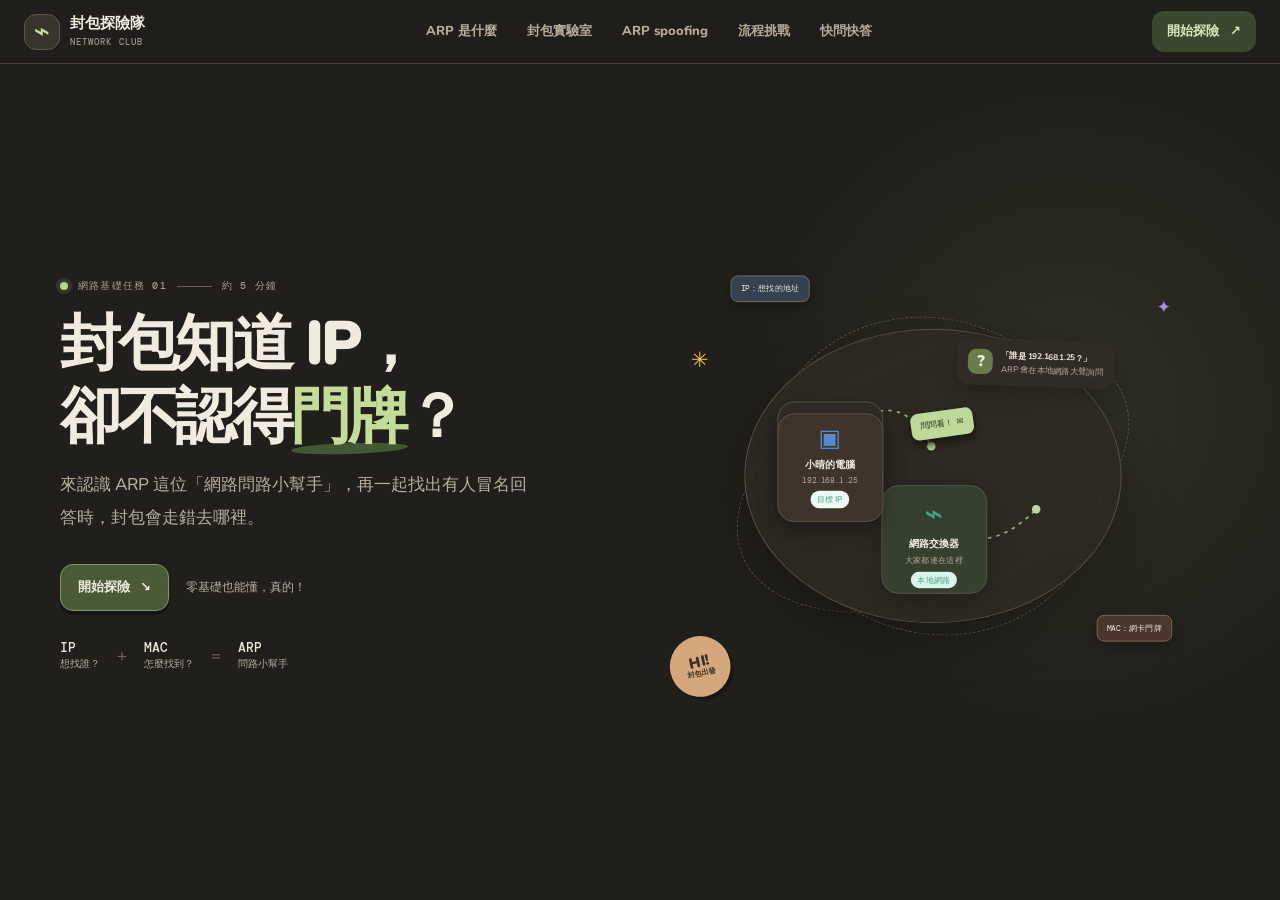
<file: index.html>
<!doctype html>
<html lang="zh-Hant">
<head>
  <meta charset="utf-8">
  <meta name="viewport" content="width=device-width, initial-scale=1">
  <meta name="theme-color" content="#211f1b">
  <meta name="description" content="用生活比喻和互動封包動畫，輕鬆認識 ARP 協定與 ARP spoofing。">
  <title>封包去哪裡？｜ARP 小小網路探險隊</title>
  <link rel="stylesheet" href="styles.css?v=11">
  
</head>
<body>
  <a class="skip-link" href="#main">跳到主要內容</a>
  <header class="topbar">
    <a class="brand" href="index.html" aria-label="ARP 小小網路探險隊首頁"><span class="brand-mark" aria-hidden="true">⌁</span><span>封包探險隊 <small>NETWORK CLUB</small></span></a>
    <nav aria-label="主要導覽"><a href="arp.html">ARP 是什麼</a><a href="lab.html">封包實驗室</a><a href="spoof.html">ARP spoofing</a><a href="flow-quiz.html">流程挑戰</a><a href="quiz.html">快問快答</a></nav>
    <a class="nav-cta" href="arp.html">開始探險 <span aria-hidden="true">↗</span></a>
  </header>
  <main id="main">
    <section class="hero section-wrap" id="top">
      <div class="hero-copy">
        <div class="eyebrow"><span class="live-dot"></span> 網路基礎任務 01 <span class="eyebrow-line"></span> 約 5 分鐘</div>
        <h1>封包知道 IP，<br>卻不認得<span class="highlight">門牌</span>？</h1>
        <p class="hero-lede">來認識 ARP 這位「網路問路小幫手」，再一起找出有人冒名回答時，封包會走錯去哪裡。</p>
        <div class="hero-actions"><a class="button button-mint" href="arp.html">開始探險 <span aria-hidden="true">↘</span></a><span class="hero-note">零基礎也能懂，真的！</span></div>
        <div class="hero-stats"><div><strong>IP</strong><span>想找誰？</span></div><b aria-hidden="true">＋</b><div><strong>MAC</strong><span>怎麼找到？</span></div><b aria-hidden="true">＝</b><div><strong>ARP</strong><span>問路小幫手</span></div></div>
      </div>
      <div class="hero-art" aria-label="兩台電腦透過網路交換封包的插畫">
        <div class="art-orbit orbit-a"></div><div class="art-orbit orbit-b"></div>
        <span class="spark spark-one">✳</span><span class="spark spark-two">✦</span>
        <div class="floating-tag tag-ip">IP：想找的地址</div><div class="floating-tag tag-mac">MAC：網卡門牌</div>
        <div class="network-map">
          <div class="network-node laptop-node"><span class="node-icon">▣</span><strong>小安的電腦</strong><small>192.168.1.12</small><i>我的 IP</i></div>
          <div class="network-node router-node"><span class="node-icon router-icon">⌁</span><strong>網路交換器</strong><small>大家都連在這裡</small><i>本地網路</i></div>
          <div class="network-node laptop-node target-node"><span class="node-icon">▣</span><strong>小晴的電腦</strong><small>192.168.1.25</small><i>目標 IP</i></div>
          <svg class="map-lines" viewBox="0 0 440 250" aria-hidden="true"><path d="M99 85 C 150 35, 190 35, 218 90"/><path d="M220 145 C 250 215, 295 210, 341 164"/><circle cx="99" cy="85" r="5"/><circle cx="218" cy="90" r="5"/><circle cx="341" cy="164" r="5"/></svg>
          <div class="hero-packet">問問看！<span>✉</span></div>
          <div class="art-caption"><span class="caption-icon">?</span><span><b>「誰是 192.168.1.25？」</b><br>ARP 會在本地網路大聲詢問</span></div>
        </div>
        <div class="art-sticker">HI!<small>封包出發</small></div>
      </div>
      <div class="hero-bottom"><span>選一個章節開始探險</span><span class="scroll-mark" aria-hidden="true">⌄</span><span>首頁</span></div>
    </section>
    <section class="section-wrap section-pad lessons-section" aria-labelledby="lessons-title">
      <div class="section-heading"><div><div class="eyebrow"><span class="eyebrow-number">YOUR ROUTE</span> 五個小章節</div><h2 id="lessons-title">挑一站，開始你的封包探險</h2></div><p>每一頁只專心解開一個問題<br>用上方導覽也能隨時換頁。</p></div>
      <div class="lesson-grid">
        <a class="lesson-card lesson-blue" href="arp.html"><span class="lesson-number">01</span><span class="lesson-icon">#</span><span class="lesson-copy"><b>先認識 ARP</b><small>IP 和 MAC 有什麼不同？</small></span><span class="lesson-open">前往章節 ↗</span></a>
        <a class="lesson-card lesson-green" href="lab.html"><span class="lesson-number">02</span><span class="lesson-icon">⌁</span><span class="lesson-copy"><b>封包實驗室</b><small>親手播放 ARP 封包旅程</small></span><span class="lesson-open">前往章節 ↗</span></a>
        <a class="lesson-card lesson-orange" href="spoof.html"><span class="lesson-number">03</span><span class="lesson-icon">?</span><span class="lesson-copy"><b>認識 ARP spoofing</b><small>拆解原理、路徑、影響與防護</small></span><span class="lesson-open">前往章節 ↗</span></a>
        <a class="lesson-card lesson-purple" href="flow-quiz.html"><span class="lesson-number">04</span><span class="lesson-icon">▦</span><span class="lesson-copy"><b>ARP 流程拼圖</b><small>拖拉積木排出正確路徑</small></span><span class="lesson-open">前往章節 ↗</span></a>
        <a class="lesson-card lesson-orange" href="quiz.html"><span class="lesson-number">05</span><span class="lesson-icon">✦</span><span class="lesson-copy"><b>快問快答</b><small>十題檢查封包判讀力</small></span><span class="lesson-open">前往章節 ↗</span></a>
      </div>
    </section>
    
  </main>
  <footer class="footer"><a class="brand" href="index.html"><span class="brand-mark" aria-hidden="true">⌁</span><span>封包探險隊 <small>NETWORK CLUB</small></span></a><span>用好奇心打開網路世界。</span><a href="index.html">回到首頁 ↑</a></footer>
</body>
</html>
</file>
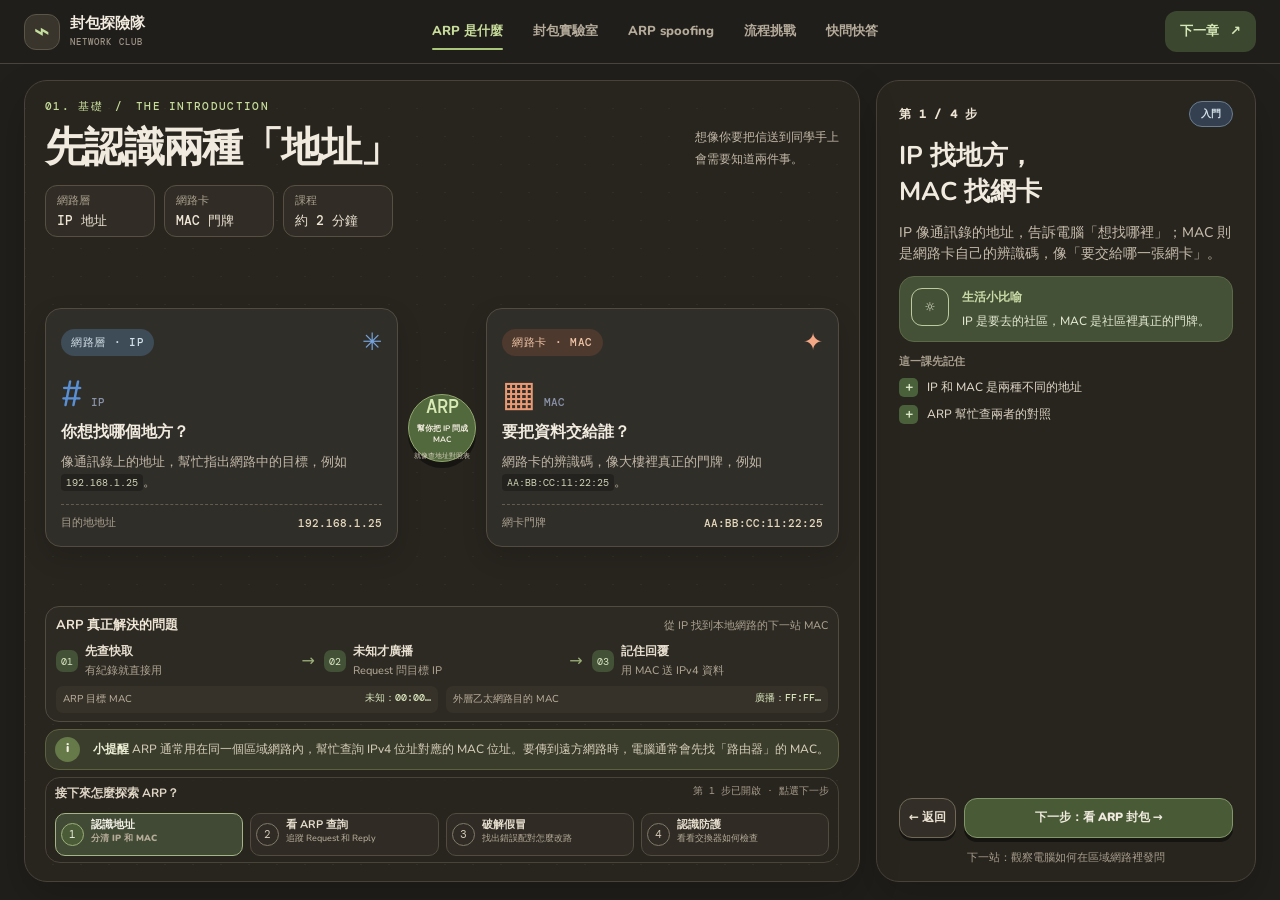
<file: arp.html>
<!doctype html>
<html lang="zh-Hant">
<head>
  <meta charset="utf-8">
  <meta name="viewport" content="width=device-width, initial-scale=1">
  <meta name="theme-color" content="#211f1b">
  <meta name="description" content="認識 IP 和 MAC 的分工，以及 ARP 如何在本地網路找到對應的網卡地址。">
  <title>ARP 是什麼｜ARP 小小網路探險隊</title>
  <link rel="stylesheet" href="styles.css?v=11">
  
</head>
<body>
  <a class="skip-link" href="#main">跳到主要內容</a>
  <header class="topbar">
    <a class="brand" href="index.html" aria-label="ARP 小小網路探險隊首頁"><span class="brand-mark" aria-hidden="true">⌁</span><span>封包探險隊 <small>NETWORK CLUB</small></span></a>
    <nav aria-label="主要導覽"><a href="arp.html" aria-current="page">ARP 是什麼</a><a href="lab.html">封包實驗室</a><a href="spoof.html">ARP spoofing</a><a href="flow-quiz.html">流程挑戰</a><a href="quiz.html">快問快答</a></nav>
    <a class="nav-cta" href="lab.html">下一章 <span aria-hidden="true">↗</span></a>
  </header>
  <main id="main">
    <section class="section-wrap section-pad course-lesson-page" id="what">
      <div class="course-workspace">
        <div class="course-canvas">
          <div class="section-heading"><div><div class="eyebrow"><span class="eyebrow-number">01. 基礎　/　THE INTRODUCTION</span></div><h2>先認識兩種「地址」</h2></div><p>想像你要把信送到同學手上<br>會需要知道兩件事。</p></div>
          <div class="concept-stats" aria-label="本課主題"><span><small>網路層</small><b>IP 地址</b></span><span><small>網路卡</small><b>MAC 門牌</b></span><span><small>課程</small><b>約 2 分鐘</b></span></div>
          <div class="address-grid">
        <article class="address-card ip-card"><div class="card-top"><span class="pill pill-blue">網路層 · IP</span><span class="card-doodle">✳</span></div><div class="address-symbol">#<span>IP</span></div><h3>你想找哪個地方？</h3><p>像通訊錄上的地址，幫忙指出網路中的目標，例如 <code>192.168.1.25</code>。</p><div class="address-example"><span>目的地地址</span><strong>192.168.1.25</strong></div></article>
        <article class="address-card mac-card"><div class="card-top"><span class="pill pill-orange">網路卡 · MAC</span><span class="card-doodle">✦</span></div><div class="address-symbol symbol-mac">▦<span>MAC</span></div><h3>要把資料交給誰？</h3><p>網路卡的辨識碼，像大樓裡真正的門牌，例如 <code>AA:BB:CC:11:22:25</code>。</p><div class="address-example"><span>網卡門牌</span><strong>AA:BB:CC:11:22:25</strong></div></article>
        <div class="arp-bridge"><span>ARP</span><b>幫你把 IP 問成 MAC</b><small>就像查地址對照表</small></div>
      </div>
          <div class="resolution-flow" aria-label="ARP 查詢流程重點"><div class="flow-heading"><b>ARP 真正解決的問題</b><span>從 IP 找到本地網路的下一站 MAC</span></div><div class="flow-steps"><div><i>01</i><b>先查快取</b><small>有紀錄就直接用</small></div><span aria-hidden="true">→</span><div><i>02</i><b>未知才廣播</b><small>Request 問目標 IP</small></div><span aria-hidden="true">→</span><div><i>03</i><b>記住回覆</b><small>用 MAC 送 IPv4 資料</small></div></div><div class="layer-difference"><span>ARP 目標 MAC <b>未知：00:00…</b></span><span>外層乙太網路目的 MAC <b>廣播：FF:FF…</b></span></div></div>
            <div class="note-strip"><span class="note-icon">i</span><p><b>小提醒</b> ARP 通常用在同一個區域網路內，幫忙查詢 IPv4 位址對應的 MAC 位址。要傳到遠方網路時，電腦通常會先找「路由器」的 MAC。</p></div>
          <nav class="course-timeline" aria-label="四步探險路線"><div class="timeline-heading"><b>接下來怎麼探索 ARP？</b><span>第 1 步已開啟 · 點選下一步</span></div><ol><li class="current"><a href="arp.html#what" aria-current="step"><i>1</i><span><b>認識地址</b><small>分清 IP 和 MAC</small></span></a></li><li><a href="lab.html"><i>2</i><span><b>看 ARP 查詢</b><small>追蹤 Request 和 Reply</small></span></a></li><li><a href="spoof.html#spoof"><i>3</i><span><b>破解假冒</b><small>找出錯誤配對怎麼改路</small></span></a></li><li><a href="spoof.html#panel-defense"><i>4</i><span><b>認識防護</b><small>看看交換器如何檢查</small></span></a></li></ol></nav>
        </div>
        <aside class="lesson-sidebar" aria-label="課程說明">
          <div class="sidebar-step"><b>第 1 / 4 步</b><span class="tip-pill">入門</span></div>
          <h3>IP 找地方，<br>MAC 找網卡</h3>
          <p>IP 像通訊錄的地址，告訴電腦「想找哪裡」；MAC 則是網路卡自己的辨識碼，像「要交給哪一張網卡」。</p>
          <div class="sidebar-tip"><span class="sidebar-tip-icon">☼</span><div><b>生活小比喻</b><span>IP 是要去的社區，MAC 是社區裡真正的門牌。</span></div></div>
          <div class="sidebar-change"><b>這一課先記住</b><span><i>＋</i> IP 和 MAC 是兩種不同的地址</span><span><i>＋</i> ARP 幫忙查兩者的對照</span></div>
          <div class="sidebar-actions"><a class="button button-ghost" href="index.html">← 返回</a><a class="button button-mint" href="lab.html">下一步：看 ARP 封包 →</a></div>
          <div class="sidebar-hint">下一站：觀察電腦如何在區域網路裡發問</div>
        </aside>
      </div>
    </section>
    
    <nav class="page-switch section-wrap" aria-label="章節切換">
      <a class="page-switch-link" href="index.html"><small>上一頁</small><b>← 首頁</b></a>
      <span class="page-switch-count">01 / 05</span>
      <a class="page-switch-link page-switch-next" href="lab.html"><small>下一頁</small><b>封包實驗室 →</b></a>
    </nav>
  </main>
  <footer class="footer"><a class="brand" href="index.html"><span class="brand-mark" aria-hidden="true">⌁</span><span>封包探險隊 <small>NETWORK CLUB</small></span></a><span>用好奇心打開網路世界。</span><a href="index.html">回到首頁 ↑</a></footer>
</body>
</html>
</file>
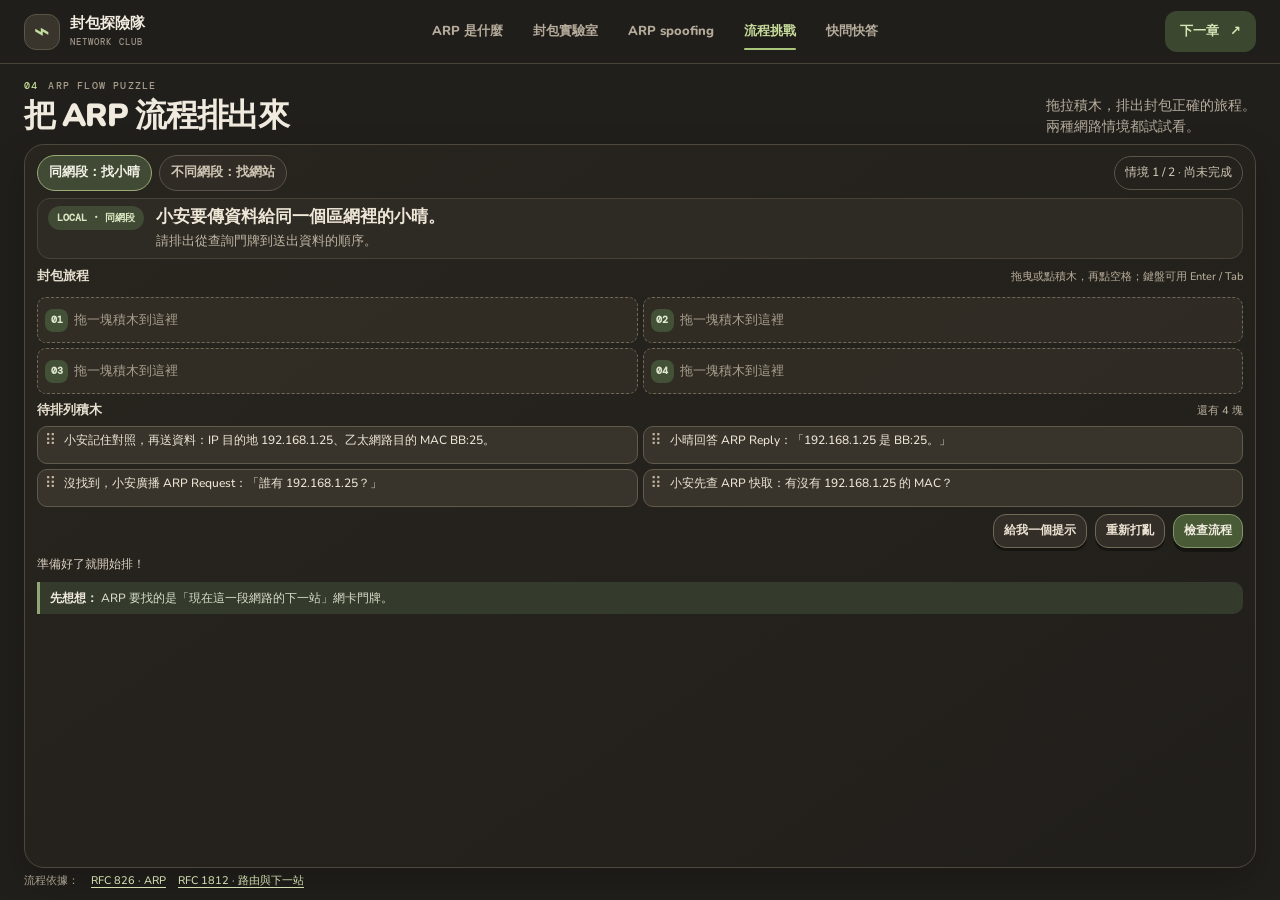
<file: flow-quiz.html>
<!doctype html>
<html lang="zh-Hant">
<head>
  <meta charset="utf-8">
  <meta name="viewport" content="width=device-width, initial-scale=1">
  <meta name="theme-color" content="#211f1b">
  <meta name="description" content="用拖拉積木挑戰 ARP 流程，分辨同網段傳送與跨網段經過預設閘道的差異。">
  <title>ARP 流程拼圖｜ARP 小小網路探險隊</title>
  <link rel="stylesheet" href="styles.css?v=11">
  <script src="flow-quiz.js" defer></script>
</head>
<body class="flow-quiz-page">
  <a class="skip-link" href="#main">跳到主要內容</a>
  <header class="topbar">
    <a class="brand" href="index.html" aria-label="ARP 小小網路探險隊首頁"><span class="brand-mark" aria-hidden="true">⌁</span><span>封包探險隊 <small>NETWORK CLUB</small></span></a>
    <nav aria-label="主要導覽"><a href="arp.html">ARP 是什麼</a><a href="lab.html">封包實驗室</a><a href="spoof.html">ARP spoofing</a><a href="flow-quiz.html" aria-current="page">流程挑戰</a><a href="quiz.html">快問快答</a></nav>
    <a class="nav-cta" href="quiz.html">下一章 <span aria-hidden="true">↗</span></a>
  </header>
  <main id="main">
    <section class="flow-quiz-section section-wrap section-pad" aria-labelledby="flow-title">
      <div class="section-heading"><div><div class="eyebrow"><span class="eyebrow-number">04</span> ARP FLOW PUZZLE</div><h2 id="flow-title">把 ARP 流程排出來</h2></div><p>拖拉積木，排出封包正確的旅程。<br>兩種網路情境都試試看。</p></div>
      <div class="flow-quiz-card">
        <div class="flow-quiz-toolbar">
          <div class="flow-scenarios" role="group" aria-label="選擇網路情境">
            <button class="flow-scenario is-active" type="button" data-route="local" aria-pressed="true">同網段：找小晴</button>
            <button class="flow-scenario" type="button" data-route="remote" aria-pressed="false">不同網段：找網站</button>
          </div>
          <span class="flow-progress" id="flow-progress">情境 1 / 2 · 尚未完成</span>
        </div>
        <div class="flow-question" aria-live="polite">
          <span class="flow-tag" id="flow-tag">LOCAL · 同網段</span>
          <h3 id="flow-question-title">小安要傳資料給同一個區網裡的小晴。</h3>
          <p id="flow-question-copy">請把「先查快取、廣播詢問、收到回覆、送出資料」排成正確順序。</p>
        </div>
        <div class="flow-board">
          <div class="flow-board-title"><b>封包旅程</b><span>拖曳或點積木，再點空格；鍵盤可用 Enter / Tab</span></div>
          <div class="flow-slots" id="flow-slots" aria-label="流程排序空格"></div>
          <div class="flow-bank-wrap">
            <div class="flow-board-title"><b>待排列積木</b><span id="flow-bank-count"></span></div>
            <div class="flow-bank" id="flow-bank" aria-label="待排列的流程積木"></div>
          </div>
        </div>
        <div class="flow-controls">
          <button class="button button-ghost" id="flow-hint" type="button">給我一個提示</button>
          <button class="button button-ghost" id="flow-reset" type="button">重新打亂</button>
          <button class="button button-mint" id="flow-check" type="button">檢查流程</button>
        </div>
        <p class="flow-feedback" id="flow-feedback" aria-live="polite">準備好了就開始排！</p>
        <div class="flow-insight" id="flow-insight"><b>先想想：</b> ARP 要找的是「現在這一段網路的下一站」網卡門牌。</div>
      </div>
      <div class="flow-sources"><span>流程依據：</span><a href="https://datatracker.ietf.org/doc/html/rfc826" target="_blank" rel="noreferrer">RFC 826 · ARP</a><a href="https://datatracker.ietf.org/doc/html/rfc1812" target="_blank" rel="noreferrer">RFC 1812 · 路由與下一站</a></div>
    </section>
    <nav class="page-switch section-wrap" aria-label="章節切換">
      <a class="page-switch-link" href="spoof.html"><small>上一頁</small><b>← ARP spoofing</b></a>
      <span class="page-switch-count">04 / 05</span>
      <a class="page-switch-link page-switch-next" href="quiz.html"><small>下一頁</small><b>快問快答 →</b></a>
    </nav>
  </main>
  <footer class="footer"><a class="brand" href="index.html"><span class="brand-mark" aria-hidden="true">⌁</span><span>封包探險隊 <small>NETWORK CLUB</small></span></a><span>用好奇心打開網路世界。</span><a href="index.html">回到首頁 ↑</a></footer>
</body>
</html>
</file>
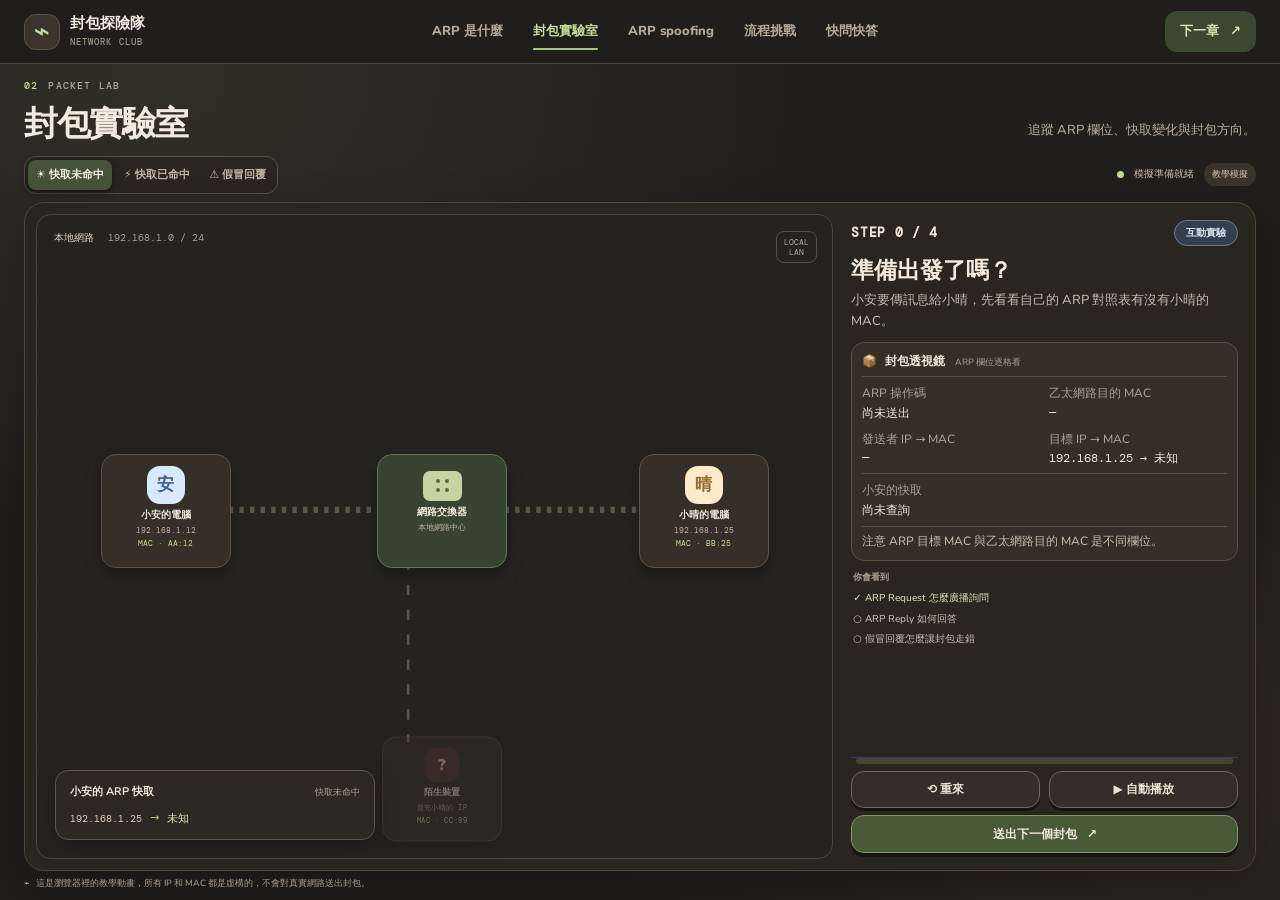
<file: lab.html>
<!doctype html>
<html lang="zh-Hant">
<head>
  <meta charset="utf-8">
  <meta name="viewport" content="width=device-width, initial-scale=1">
  <meta name="theme-color" content="#211f1b">
  <meta name="description" content="逐步播放 ARP Request、Reply 與資料封包，切換正常查詢和假冒情境。">
  <title>封包實驗室｜ARP 小小網路探險隊</title>
  <link rel="stylesheet" href="styles.css?v=11">
  <script src="script.js" defer></script>
</head>
<body>
  <a class="skip-link" href="#main">跳到主要內容</a>
  <header class="topbar">
    <a class="brand" href="index.html" aria-label="ARP 小小網路探險隊首頁"><span class="brand-mark" aria-hidden="true">⌁</span><span>封包探險隊 <small>NETWORK CLUB</small></span></a>
    <nav aria-label="主要導覽"><a href="arp.html">ARP 是什麼</a><a href="lab.html" aria-current="page">封包實驗室</a><a href="spoof.html">ARP spoofing</a><a href="flow-quiz.html">流程挑戰</a><a href="quiz.html">快問快答</a></nav>
    <a class="nav-cta" href="spoof.html">下一章 <span aria-hidden="true">↗</span></a>
  </header>
  <main id="main">
    <section class="lab-section" id="lab">
      <div class="section-wrap section-pad">
        <div class="section-heading light-heading"><div><div class="eyebrow"><span class="eyebrow-number">02</span> PACKET LAB</div><h2>封包實驗室</h2></div><p>追蹤 ARP 欄位、快取變化與封包方向。</p></div>
        <div class="lab-toolbar"><div class="scenario-switch" role="group" aria-label="選擇封包情境"><button class="scenario-button is-active" data-scenario="normal" aria-pressed="true">☀ 快取未命中</button><button class="scenario-button" data-scenario="cached" aria-pressed="false">⚡ 快取已命中</button><button class="scenario-button" data-scenario="spoof" aria-pressed="false">⚠ 假冒回覆</button></div><div class="lab-status"><span class="status-led"></span><span id="lab-status-text">模擬準備就緒</span><span class="demo-tag">教學模擬</span></div></div>
        <div class="lab-frame">
          <div class="topology" id="topology" aria-label="封包傳遞拓樸圖">
            <div class="topology-label">本地網路 <span>192.168.1.0 / 24</span></div>
            <svg class="topology-lines" viewBox="0 0 900 310" preserveAspectRatio="none" aria-hidden="true"><path d="M145 142 L420 142 L744 142" class="wire"/><path d="M420 142 L420 254" class="wire"/><path d="M145 142 L420 142 L744 142" class="wire wire-active" id="flow-line"/></svg>
            <div class="device device-you"><div class="device-avatar avatar-you">安</div><b>小安的電腦</b><span>192.168.1.12</span><code>MAC · AA:12</code></div>
            <div class="device device-switch"><div class="switch-glyph"><i></i><i></i><i></i><i></i></div><b>網路交換器</b><span>本地網路中心</span></div>
            <div class="device device-target"><div class="device-avatar avatar-target">晴</div><b>小晴的電腦</b><span>192.168.1.25</span><code>MAC · BB:25</code></div>
            <div class="device device-rogue" id="rogue-device"><div class="device-avatar avatar-rogue">?</div><b>陌生裝置</b><span>冒充小晴的 IP</span><code>MAC · CC:99</code></div>
            <div class="arp-cache" aria-live="polite"><div><b>小安的 ARP 快取</b><span id="cache-state">尚未查到</span></div><p><code>192.168.1.25</code><i>→</i><strong id="cache-mapping">未知</strong></p></div>
            <div class="packet-bubble" id="packet-bubble" aria-hidden="true">⌁</div>
            <div class="network-cloud">LOCAL<br>LAN</div>
          </div>
          <aside class="lab-lesson-panel">
            <div class="lesson-panel-top"><b id="step-counter">STEP 0 / 4</b><span class="tip-pill">互動實驗</span></div>
            <div class="step-copy" aria-live="polite"><h3 id="step-title">準備出發了嗎？</h3><p id="step-description">小安要傳訊息給小晴，先看看自己的 ARP 對照表有沒有小晴的 MAC。</p></div>
            <div class="packet-inspector"><div class="inspector-title"><span>📦</span> 封包透視鏡 <small>ARP 欄位逐格看</small></div><div class="inspector-fields"><div><small>ARP 操作碼</small><b id="packet-kind">尚未送出</b></div><div><small>乙太網路目的 MAC</small><b id="ethernet-dest">—</b></div><div><small>發送者 IP → MAC</small><b id="packet-sender">—</b></div><div><small>目標 IP → MAC</small><b id="packet-target">192.168.1.25 → 未知</b></div><div class="cache-field"><small>小安的快取</small><b id="cache-mapping-detail">未查詢</b></div></div><p id="packet-aside">先判斷目標 MAC 為什麼是未知。</p></div>
            <div class="lab-learning"><b>你會看到</b><span>✓ ARP Request 怎麼廣播詢問</span><span>○ ARP Reply 如何回答</span><span>○ 假冒回覆怎麼讓封包走錯</span></div>
            <div class="lab-controls"><div class="progress-track" aria-label="模擬進度"><span id="progress-fill"></span></div><div class="lab-control-buttons"><button class="button button-ghost" id="reset-button">⟲ 重來</button><button class="button button-ghost" id="play-button">▶ 自動播放</button></div><button class="button button-mint" id="next-button">送出下一個封包 <span aria-hidden="true">↗</span></button></div>
          </aside>
        </div>
        <p class="lab-footnote"><span>⌁</span> 這是瀏覽器裡的教學動畫，所有 IP 和 MAC 都是虛構的，不會對真實網路送出封包。</p>
      </div>
    </section>
    
    <nav class="page-switch section-wrap" aria-label="章節切換">
      <a class="page-switch-link" href="arp.html"><small>上一頁</small><b>← ARP 是什麼</b></a>
      <span class="page-switch-count">02 / 05</span>
      <a class="page-switch-link page-switch-next" href="spoof.html"><small>下一頁</small><b>ARP spoofing →</b></a>
    </nav>
  </main>
  <footer class="footer"><a class="brand" href="index.html"><span class="brand-mark" aria-hidden="true">⌁</span><span>封包探險隊 <small>NETWORK CLUB</small></span></a><span>用好奇心打開網路世界。</span><a href="index.html">回到首頁 ↑</a></footer>
</body>
</html>
</file>
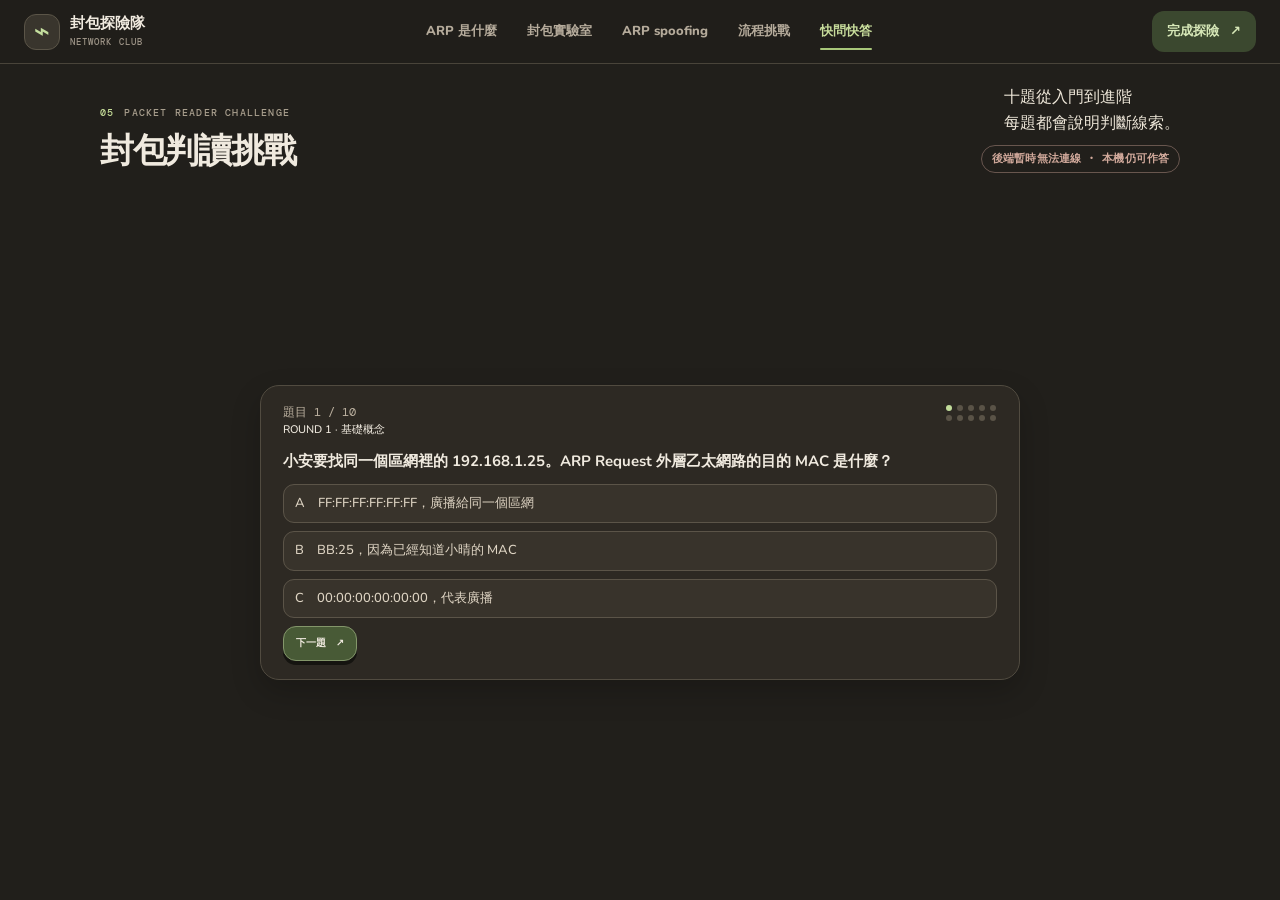
<file: quiz.html>
<!doctype html>
<html lang="zh-Hant">
<head>
  <meta charset="utf-8">
  <meta name="viewport" content="width=device-width, initial-scale=1">
  <meta name="theme-color" content="#211f1b">
  <meta name="description" content="用十題封包判讀挑戰，練習 ARP 欄位、快取、路由與 ARP spoofing。">
  <title>快問快答｜ARP 小小網路探險隊</title>
  <link rel="stylesheet" href="styles.css?v=11">
  <script src="api-config.js"></script>
  <script src="script.js" defer></script>
</head>
<body>
  <a class="skip-link" href="#main">跳到主要內容</a>
  <header class="topbar">
    <a class="brand" href="index.html" aria-label="ARP 小小網路探險隊首頁"><span class="brand-mark" aria-hidden="true">⌁</span><span>封包探險隊 <small>NETWORK CLUB</small></span></a>
    <nav aria-label="主要導覽"><a href="arp.html">ARP 是什麼</a><a href="lab.html">封包實驗室</a><a href="spoof.html">ARP spoofing</a><a href="flow-quiz.html">流程挑戰</a><a href="quiz.html" aria-current="page">快問快答</a></nav>
    <a class="nav-cta" href="index.html">完成探險 <span aria-hidden="true">↗</span></a>
  </header>
  <main id="main">
    <section class="quiz-section" id="quiz">
      <div class="section-wrap section-pad">
        <div class="section-heading"><div><div class="eyebrow"><span class="eyebrow-number">05</span> PACKET READER CHALLENGE</div><h2>封包判讀挑戰</h2></div><div class="quiz-intro"><p>十題從入門到進階<br>每題都會說明判斷線索。</p><span class="backend-status" id="backend-status" role="status">正在連接 Python 後端…</span></div></div>
        <div class="quiz-card" id="quiz-card"><div class="quiz-progress"><span id="quiz-count">題目 1 / 10</span><div class="quiz-dots" aria-label="答題進度"></div></div><div class="quiz-level" id="quiz-level">ROUND 1 · 基礎概念</div><h3 id="quiz-question">準備好了嗎？</h3><div class="quiz-options" id="quiz-options"></div><div class="quiz-feedback" id="quiz-feedback" aria-live="polite" hidden></div><button class="button button-mint quiz-next" id="quiz-next" hidden>下一題 <span aria-hidden="true">↗</span></button></div>
      </div>
    </section>
    
    <nav class="page-switch section-wrap" aria-label="章節切換">
      <a class="page-switch-link" href="flow-quiz.html"><small>上一頁</small><b>← ARP 流程挑戰</b></a>
      <span class="page-switch-count">05 / 05</span>
      <a class="page-switch-link page-switch-next" href="index.html"><small>下一頁</small><b>回到首頁 →</b></a>
    </nav>
  </main>
  <footer class="footer"><a class="brand" href="index.html"><span class="brand-mark" aria-hidden="true">⌁</span><span>封包探險隊 <small>NETWORK CLUB</small></span></a><span>用好奇心打開網路世界。</span><a href="index.html">回到首頁 ↑</a></footer>
</body>
</html>
</file>
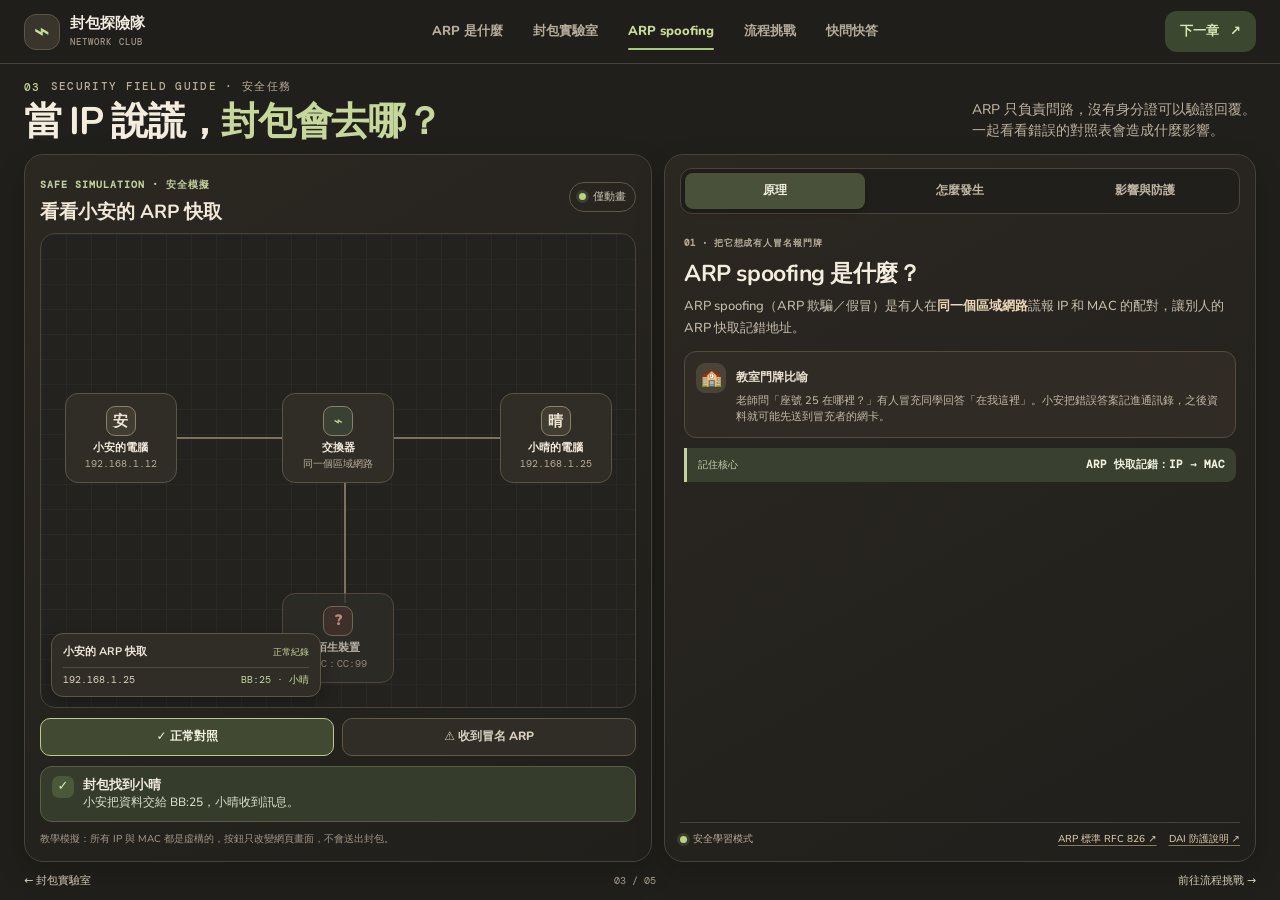
<file: spoof.html>
<!doctype html>
<html lang="zh-Hant">
<head>
  <meta charset="utf-8">
  <meta name="viewport" content="width=device-width, initial-scale=1">
  <meta name="theme-color" content="#211f1b">
  <meta name="description" content="用安全的互動模擬理解 ARP spoofing 如何改寫 ARP 快取、影響封包路徑，以及如何防護。">
  <title>ARP spoofing 學習站｜封包探險隊</title>
  <link rel="stylesheet" href="styles.css?v=11">
  <script src="spoof.js" defer></script>
</head>
<body class="spoof-learning-page">
  <a class="skip-link" href="#main">跳到主要內容</a>
  <header class="topbar">
    <a class="brand" href="index.html" aria-label="封包探險隊首頁"><span class="brand-mark" aria-hidden="true">⌁</span><span>封包探險隊 <small>NETWORK CLUB</small></span></a>
    <nav aria-label="主要導覽"><a href="arp.html">ARP 是什麼</a><a href="lab.html">封包實驗室</a><a href="spoof.html" aria-current="page">ARP spoofing</a><a href="flow-quiz.html">流程挑戰</a><a href="quiz.html">快問快答</a></nav>
    <a class="nav-cta" href="flow-quiz.html">下一章 <span aria-hidden="true">↗</span></a>
  </header>
  <main id="main">
    <section id="spoof" class="spoof-learning section-wrap" aria-labelledby="spoof-title">
      <div class="spoof-heading">
        <div><div class="eyebrow"><span class="eyebrow-number">03</span> SECURITY FIELD GUIDE · 安全任務</div><h1 id="spoof-title">當 IP 說謊，<span>封包會去哪？</span></h1></div>
        <p>ARP 只負責問路，沒有身分證可以驗證回覆。<br>一起看看錯誤的對照表會造成什麼影響。</p>
      </div>
      <div class="spoof-workspace">
        <section class="spoof-simulator" aria-labelledby="sim-title">
          <div class="spoof-sim-top"><div><span class="spoof-kicker">SAFE SIMULATION · 安全模擬</span><h2 id="sim-title">看看小安的 ARP 快取</h2></div><span class="spoof-live"><i></i> 僅動畫</span></div>
          <div class="spoof-network" id="spoof-network" data-mode="normal">
            <div class="spoof-wire spoof-wire-a"></div><div class="spoof-wire spoof-wire-b"></div>
            <div class="spoof-device spoof-victim"><span class="spoof-device-icon">安</span><b>小安的電腦</b><small>192.168.1.12</small></div>
            <div class="spoof-device spoof-switch"><span class="spoof-device-icon">⌁</span><b>交換器</b><small>同一個區域網路</small></div>
            <div class="spoof-device spoof-friend"><span class="spoof-device-icon">晴</span><b>小晴的電腦</b><small>192.168.1.25</small></div>
            <div class="spoof-device spoof-intruder"><span class="spoof-device-icon">?</span><b>陌生裝置</b><small>MAC：CC:99</small></div>
            <div class="spoof-message" id="spoof-message" aria-hidden="true">ARP 回覆</div>
            <div class="spoof-cache" aria-live="polite"><div><b>小安的 ARP 快取</b><span id="spoof-cache-state">正常紀錄</span></div><p><code>192.168.1.25</code><strong id="spoof-cache-mac">BB:25 · 小晴</strong></p></div>
          </div>
          <div class="spoof-mode-switch" role="group" aria-label="切換教學情境">
            <button class="spoof-mode-button is-active" type="button" data-mode="normal" aria-pressed="true">✓ 正常對照</button>
            <button class="spoof-mode-button" type="button" data-mode="spoofed" aria-pressed="false">⚠ 收到冒名 ARP</button>
          </div>
          <div class="spoof-outcome" aria-live="polite"><span id="spoof-outcome-icon">✓</span><p id="spoof-outcome-text"><b>封包找到小晴</b>小安把資料交給 BB:25，小晴收到訊息。</p></div>
          <p class="spoof-sim-note">教學模擬：所有 IP 與 MAC 都是虛構的，按鈕只改變網頁畫面，不會送出封包。</p>
        </section>
        <section class="spoof-lesson-panel" aria-label="ARP spoofing 學習內容">
          <div class="spoof-tabs" role="tablist" aria-label="學習主題">
            <button id="tab-idea" class="spoof-tab is-active" type="button" role="tab" aria-selected="true" aria-controls="panel-idea" tabindex="0">原理</button>
            <button id="tab-flow" class="spoof-tab" type="button" role="tab" aria-selected="false" aria-controls="panel-flow" tabindex="-1">怎麼發生</button>
            <button id="tab-defense" class="spoof-tab" type="button" role="tab" aria-selected="false" aria-controls="panel-defense" tabindex="-1">影響與防護</button>
          </div>
          <article id="panel-idea" class="spoof-tab-panel" role="tabpanel" aria-labelledby="tab-idea" tabindex="0">
            <span class="spoof-panel-label">01 · 把它想成有人冒名報門牌</span><h2>ARP spoofing 是什麼？</h2>
            <p>ARP spoofing（ARP 欺騙／假冒）是有人在<strong>同一個區域網路</strong>謊報 IP 和 MAC 的配對，讓別人的 ARP 快取記錯地址。</p>
            <div class="spoof-analogy"><span>🏫</span><div><b>教室門牌比喻</b><p>老師問「座號 25 在哪裡？」有人冒充同學回答「在我這裡」。小安把錯誤答案記進通訊錄，之後資料就可能先送到冒充者的網卡。</p></div></div>
            <div class="spoof-key-fact"><span>記住核心</span><b>ARP 快取記錯：IP → MAC</b></div>
          </article>
          <article id="panel-flow" class="spoof-tab-panel" role="tabpanel" aria-labelledby="tab-flow" tabindex="0" hidden>
            <span class="spoof-panel-label">02 · 對照上方動畫</span><h2>錯誤紀錄怎麼改變路徑？</h2>
            <ol class="spoof-steps">
              <li><i>1</i><span><b>冒充者謊報配對</b><small>例如宣稱「192.168.1.25 對應 CC:99」。</small></span></li>
              <li><i>2</i><span><b>快取可能被更新</b><small>小安之後查詢小晴的 MAC，可能得到錯誤答案。不同系統有不同檢查。</small></span></li>
              <li><i>3</i><span><b>乙太網路封包先到錯的人</b><small>IP 目的地仍是小晴；但這一段的目的 MAC 變成 CC:99。</small></span></li>
            </ol>
            <div class="spoof-layer-note"><b>兩層地址不要混淆</b><span>IP：最終要找的小晴　→　MAC：這一段先交給誰</span></div>
          </article>
          <article id="panel-defense" class="spoof-tab-panel" role="tabpanel" aria-labelledby="tab-defense" tabindex="0" hidden>
            <span class="spoof-panel-label">03 · 影響、線索與防護</span><h2>看到錯誤對照，可能會怎樣？</h2>
            <div class="spoof-impact-grid"><div><b>🕵️ 可能被轉送</b><p>冒充者若再轉發資料，可能讓流量經過自己，形成中間人路徑。</p></div><div><b>⛔ 也可能被丟掉</b><p>資料如果沒有送到真正目標，連線可能變慢或中斷。</p></div></div>
            <div class="spoof-defense"><b>管理員可以怎麼防護？</b><p><strong>Dynamic ARP Inspection（DAI）</strong> 可在受管理的交換器上比對可信的 IP/MAC 紀錄，丟棄不符合規則的 ARP 封包。HTTPS 可保護瀏覽器和網站間的內容，但不會阻止 ARP 快取遭改寫。</p></div>
            <div class="spoof-check"><b>小挑戰：哪個對照值得檢查？</b><div class="spoof-answers" role="group" aria-label="選擇可疑的 ARP 配對"><button type="button" data-answer="safe">192.168.1.25 → BB:25</button><button type="button" data-answer="suspicious">192.168.1.25 突然變成 CC:99</button></div><p id="spoof-answer-feedback" aria-live="polite">選一個答案，看看原因。</p></div>
          </article>
          <div class="spoof-panel-footer"><span><i></i> 安全學習模式</span><a href="https://datatracker.ietf.org/doc/html/rfc826" target="_blank" rel="noreferrer">ARP 標準 RFC 826 ↗</a><a href="https://www.cisco.com/c/en/us/td/docs/switches/lan/catalyst9400/software/release/17-12/configuration_guide/sec/b_1712_sec_9400_cg/configuring_dynamic_arp_inspection.html" target="_blank" rel="noreferrer">DAI 防護說明 ↗</a></div>
        </section>
      </div>
      <nav class="spoof-page-nav" aria-label="章節切換"><a href="lab.html">← 封包實驗室</a><span>03 / 05</span><a href="flow-quiz.html">前往流程挑戰 →</a></nav>
    </section>
  </main>
</body>
</html>
</file>
<file: styles.css>
@import url('https://fonts.googleapis.com/css2?family=DM+Mono:wght@400;500&family=Nunito:wght@400;500;600;700;800;900&display=swap');

:root{--ink:#1b2040;--muted:#70768f;--night:#151a36;--night2:#20264b;--mint:#a8f0d5;--mint-deep:#38b996;--blue:#9bc8ff;--coral:#ff977c;--yellow:#ffdb80;--lav:#dcd4ff;--paper:#f8f9ff;--line:#e6e8f2;--radius:24px;--font:Nunito,"Noto Sans TC",system-ui,-apple-system,sans-serif;--mono:"DM Mono","SFMono-Regular",monospace}
*{box-sizing:border-box}html{scroll-behavior:smooth;scroll-padding-top:84px}body{margin:0;color:var(--ink);background:var(--paper);font:500 16px/1.65 var(--font);-webkit-font-smoothing:antialiased}a{color:inherit;text-decoration:none}button{font:inherit}button:focus-visible,a:focus-visible{outline:3px solid #ffae78;outline-offset:4px}.skip-link{position:absolute;left:14px;top:-80px;padding:9px 14px;background:white;border-radius:8px;z-index:100}.skip-link:focus{top:10px}.section-wrap{width:min(1160px,calc(100% - 64px));margin-inline:auto}.section-pad{padding-block:100px}.topbar{height:76px;padding:0 max(32px,calc((100% - 1160px)/2));display:flex;align-items:center;justify-content:space-between;background:#fff;position:sticky;top:0;z-index:20;border-bottom:1px solid rgba(230,232,242,.8)}.brand{display:flex;align-items:center;gap:10px;font-size:15px;font-weight:900;line-height:1}.brand small{display:block;margin-top:5px;color:#999fb3;font:500 9px var(--mono);letter-spacing:.12em}.brand-mark{display:grid;place-items:center;width:36px;height:36px;border-radius:12px;background:var(--night);color:var(--mint);font-size:27px}.topbar nav{display:flex;gap:30px;color:#696f88;font-size:13px;font-weight:800}.topbar nav a:hover{color:#269f81}.nav-cta{font-size:13px;font-weight:900;background:#effbf6;padding:10px 15px;border-radius:12px;color:#21866e}.nav-cta span{margin-left:7px}.hero{min-height:620px;padding-top:84px;position:relative;display:grid;grid-template-columns:1.04fr .96fr;align-items:center;gap:35px}.hero:before{content:"";position:absolute;width:55vw;height:55vw;max-width:650px;max-height:650px;right:-15%;top:2%;z-index:-1;background:radial-gradient(circle,rgba(210,245,232,.58),rgba(248,249,255,0) 68%)}.eyebrow{display:flex;align-items:center;gap:10px;font:500 10px var(--mono);letter-spacing:.12em;color:#8990a6}.live-dot,.status-led{width:8px;height:8px;border-radius:50%;display:inline-block;background:#57cda6;box-shadow:0 0 0 4px rgba(87,205,166,.15)}.eyebrow-line{height:1px;width:35px;background:#d6d9e5}.hero h1{font-size:clamp(46px,5.4vw,70px);line-height:1.19;letter-spacing:-.055em;margin:24px 0 20px;font-weight:900}.highlight{position:relative;color:#239f80;white-space:nowrap}.highlight:after{content:"";position:absolute;left:1px;right:-3px;bottom:5px;height:11px;z-index:-1;background:#baf1de;transform:rotate(-2deg);border-radius:90%}.hero-lede{font-size:17px;line-height:1.9;color:#717890;max-width:470px;margin:0}.hero-actions{display:flex;align-items:center;gap:17px;margin-top:30px}.button{border:0;cursor:pointer;display:inline-flex;align-items:center;justify-content:center;gap:10px;border-radius:13px;padding:12px 17px;font-size:13px;font-weight:900;transition:transform .2s,box-shadow .2s,background .2s}.button:hover{transform:translateY(-2px)}.button-mint{background:var(--mint);color:#163f36;box-shadow:0 7px 17px rgba(57,172,138,.16)}.button-mint:hover{background:#93e9cb;box-shadow:0 9px 22px rgba(57,172,138,.23)}.hero-note{font-size:12px;color:#9197ab}.hero-stats{display:flex;gap:14px;align-items:center;margin-top:57px}.hero-stats div{display:flex;flex-direction:column}.hero-stats strong{font:500 13px var(--mono);color:#3e4567}.hero-stats span{font-size:10px;color:#a0a5b6}.hero-stats>b{font-weight:500;color:#c5cad8}.hero-art{height:430px;position:relative;display:grid;place-items:center}.network-map{position:relative;width:410px;height:320px;border:1px solid #e6e8f1;border-radius:50%;background:rgba(255,255,255,.54);box-shadow:0 23px 65px rgba(50,57,99,.08)}.art-orbit{position:absolute;border:1px dashed #dce6eb;border-radius:50%;transform:rotate(-23deg)}.orbit-a{width:450px;height:260px}.orbit-b{width:370px;height:340px;transform:rotate(27deg)}.map-lines{position:absolute;width:100%;height:100%;inset:0;overflow:visible}.map-lines path{fill:none;stroke:#9edec8;stroke-width:2;stroke-dasharray:4 6}.map-lines circle{fill:#70cead}.network-node{position:absolute;z-index:1;width:115px;height:118px;background:#fff;border:1px solid #edf0f5;border-radius:18px;display:flex;align-items:center;flex-direction:column;padding:12px 6px;box-shadow:0 9px 25px rgba(45,54,95,.09)}.laptop-node{left:35px;top:78px}.router-node{left:148px;top:169px;background:#effbf6}.target-node{right:22px;top:91px;background:#fff9ee}.node-icon{font-size:26px;color:#5788d0;line-height:1.1}.router-icon{font-size:34px;color:#3fa786}.network-node strong{font-size:11px;margin-top:5px}.network-node small{font:9px var(--mono);color:#8b91a5;margin-top:2px}.network-node i{margin-top:5px;font-size:9px;font-style:normal;color:#519f88;background:#edfaf4;border-radius:20px;padding:2px 7px}.router-node i{background:#d8f5e9}.hero-packet{position:absolute;z-index:3;top:88px;left:180px;background:var(--night);color:white;font-size:9px;padding:7px 10px;border-radius:8px;transform:rotate(-8deg);box-shadow:0 5px 10px #aab6ba}.hero-packet span{color:var(--mint);padding-left:4px}.art-caption{position:absolute;top:12px;right:7px;background:#fff;padding:10px 12px;display:flex;gap:9px;align-items:center;border-radius:13px;box-shadow:0 8px 25px rgba(45,54,95,.09);font-size:9px;color:#777d92;transform:rotate(2deg)}.art-caption b{color:#303753}.caption-icon{display:grid;place-items:center;width:27px;height:27px;border-radius:9px;background:var(--yellow);color:#665020;font-weight:900;font-size:17px}.floating-tag{position:absolute;z-index:2;font:9px var(--mono);padding:7px 10px;border:1px solid white;border-radius:8px;box-shadow:0 4px 14px #dee0e9}.tag-ip{top:42px;left:68px;background:#eaf2ff}.tag-mac{right:27px;bottom:80px;background:#fff0e8}.spark{position:absolute;color:#f5bb4b}.spark-one{left:25px;top:115px;font-size:23px}.spark-two{right:28px;top:62px;color:#a18de5;font-size:19px}.art-sticker{position:absolute;bottom:20px;left:2px;width:66px;height:66px;background:var(--coral);color:#603f38;border-radius:50%;display:grid;place-content:center;text-align:center;font-weight:900;line-height:1.05;transform:rotate(-12deg);box-shadow:3px 4px 0 rgba(27,32,64,.1)}.art-sticker small{font-size:8px}.hero-bottom{grid-column:1 / -1;align-self:end;display:flex;justify-content:center;align-items:center;gap:12px;font:9px var(--mono);letter-spacing:.04em;color:#a3a8b8;padding-bottom:24px}.hero-bottom span:last-child{position:absolute;right:0}.scroll-mark{font-size:17px;color:#3aa987}.section-heading{display:flex;justify-content:space-between;align-items:end;margin-bottom:34px}.eyebrow-number{color:#3aa987}.section-heading h2,.source-section h2{font-size:clamp(28px,3.3vw,42px);letter-spacing:-.04em;line-height:1.25;margin:11px 0 0;font-weight:900}.section-heading>p{font-size:13px;line-height:1.8;color:#83899d;margin:0 0 3px}.address-grid{display:grid;grid-template-columns:minmax(0,1fr) 116px minmax(0,1fr);gap:18px;position:relative;padding-bottom:15px}.address-card{min-height:300px;background:#fff;border:1px solid #edf0f5;border-radius:21px;padding:23px 27px;position:relative;overflow:hidden}.ip-card{grid-column:1;grid-row:1;background:#f1f7ff}.mac-card{grid-column:3;grid-row:1;background:#fff7f0}.card-top{display:flex;justify-content:space-between;align-items:center}.pill{font:500 9px var(--mono);letter-spacing:.06em;border-radius:30px;padding:6px 10px;display:inline-block}.pill-blue{background:#dfedff;color:#547cb3}.pill-orange{background:#ffeadc;color:#bc7457}.card-doodle{font-size:24px;color:#75a4de}.mac-card .card-doodle{color:#f3a785}.address-symbol{font-size:44px;color:#5990d5;line-height:1;margin:19px 0 8px}.address-symbol span{font:500 11px var(--mono);margin-left:8px;color:#8992a8}.symbol-mac{color:#e99973}.address-card h3{font-size:17px;margin:0 0 7px;font-weight:900}.address-card p{font-size:12px;line-height:1.8;color:#777f94;max-width:400px;margin:0}.address-card code{font:10px var(--mono);color:#4d6489;background:rgba(255,255,255,.7);padding:2px 5px;border-radius:4px}.address-example{display:flex;justify-content:space-between;align-items:center;border-top:1px dashed rgba(117,131,164,.22);margin-top:19px;padding-top:13px;color:#9198aa;font-size:10px}.address-example strong{font:500 11px var(--mono);color:#4a5d82}.arp-bridge{position:relative;z-index:2;grid-column:2;grid-row:1;align-self:center;justify-self:center;width:116px;height:116px;border:0;border-radius:50%;background:var(--night);color:#fff;display:flex;align-items:center;justify-content:center;flex-direction:column;text-align:center;box-shadow:0 5px 18px rgba(33,39,77,.15)}.arp-bridge span{font:500 23px var(--mono);color:var(--mint)}.arp-bridge b{font-size:9px;line-height:1.45;margin-top:4px}.arp-bridge small{font-size:8px;color:#adb5d2;margin-top:4px}.note-strip{margin-top:25px;display:flex;gap:13px;align-items:center;background:#f1f0ff;border-radius:14px;padding:13px 17px}.note-icon{flex:0 0 25px;height:25px;display:grid;place-items:center;background:#dedaff;color:#6558af;font-weight:900;border-radius:50%;font-size:12px}.note-strip p{margin:0;color:#6f7292;font-size:11px;line-height:1.8}.note-strip b{color:#45486b}.lab-section{background:var(--night);color:#fff;position:relative;overflow:hidden}.lab-section:before{content:"";position:absolute;inset:0;background:radial-gradient(ellipse at 13% 2%,rgba(79,111,194,.19),transparent 40%),radial-gradient(ellipse at 90% 83%,rgba(65,192,155,.1),transparent 35%);pointer-events:none}.light-heading,.lab-toolbar,.lab-frame,.lab-footnote{position:relative}.light-heading .eyebrow{color:#a4abc8}.light-heading h2{color:#fff}.light-heading>p{color:#b0b6cc}.lab-toolbar{display:flex;align-items:center;justify-content:space-between;margin-bottom:14px}.scenario-switch{display:flex;gap:7px;padding:5px;border:1px solid #3a4167;border-radius:12px;background:#1c2244}.scenario-button{border:0;background:transparent;color:#a9b0ca;font-weight:800;font-size:11px;border-radius:8px;padding:8px 11px;cursor:pointer}.scenario-button.is-active{background:#31395f;color:#fff;box-shadow:0 2px 8px #11152a}.scenario-button[data-scenario="spoof"].is-active{background:#533344;color:#ffd2bc}.lab-status{display:flex;align-items:center;gap:10px;font-size:10px;color:#b5bbd0}.status-led{width:7px;height:7px;box-shadow:none}.demo-tag{font:9px var(--mono);color:#aab2ce;background:#272e53;border-radius:15px;padding:5px 8px}.lab-frame{background:#1c2244;border:1px solid #363d64;border-radius:19px;padding:17px 19px 0;box-shadow:0 20px 45px rgba(0,0,0,.2)}.topology{height:300px;position:relative;overflow:hidden;border-radius:12px;background-color:#20264a;background-image:radial-gradient(rgba(179,192,228,.15) 1px,transparent 1px);background-size:18px 18px}.topology-label{position:absolute;top:16px;left:17px;z-index:2;color:#c8cfe3;font:10px var(--mono)}.topology-label span{color:#848daa;margin-left:8px}.topology-lines{position:absolute;inset:0;width:100%;height:100%}.wire{fill:none;stroke:#4b537c;stroke-width:3;stroke-dasharray:5 7}.wire-active{stroke:#65d0aa;stroke-width:2;stroke-dasharray:1 17;stroke-linecap:round;opacity:0;transition:opacity .2s}.topology.has-packet .wire-active{opacity:1;animation:wireDash 1s linear infinite}.device{position:absolute;z-index:3;width:130px;min-height:114px;border:1px solid #40486c;border-radius:15px;background:#252b50;display:flex;flex-direction:column;align-items:center;padding:11px 7px;color:#eceffd;box-shadow:0 8px 17px rgba(7,10,27,.16);transition:border-color .25s,transform .25s,background .25s}.device b{font-size:10px;margin-top:3px}.device>span{font:8px var(--mono);color:#aeb6ce;margin-top:2px}.device code{font:8px var(--mono);color:#8bd5bc;margin-top:3px}.device-you{left:8%;top:96px}.device-switch{left:42.8%;top:96px;background:#283756;border-color:#476783}.device-target{right:8%;top:96px}.device-rogue{left:42.8%;bottom:12px;opacity:.42;transform:scale(.92);transition:all .35s}.device-avatar{display:grid;place-items:center;width:38px;height:38px;border-radius:13px;background:#d7e9ff;color:#3b6091;font-weight:900;font-size:17px}.avatar-target{background:#ffebcc;color:#906a2b}.avatar-rogue{background:#493143;color:#ffb8a5}.switch-glyph{width:39px;height:30px;margin-top:5px;border-radius:7px;background:#badbcc;display:grid;grid-template-columns:repeat(2,4px);place-content:center;gap:5px}.switch-glyph i{display:block;width:4px;height:4px;border-radius:50%;background:#317663}.network-cloud{position:absolute;right:15px;top:16px;border:1px solid #3f476d;border-radius:8px;padding:5px 7px;color:#8a93b4;font:8px var(--mono);text-align:center}.packet-bubble{position:absolute;z-index:5;top:132px;left:16%;transform:translate(-50%,-50%);width:39px;height:34px;border-radius:10px;background:var(--mint);color:#1b614f;font-size:20px;display:grid;place-items:center;box-shadow:0 4px 13px rgba(0,0,0,.22);opacity:0;transition:left .9s cubic-bezier(.2,.75,.2,1),top .9s cubic-bezier(.2,.75,.2,1),opacity .2s,background .2s}.packet-bubble.visible{opacity:1}.packet-bubble.fake{background:var(--coral);color:#6c372d}.topology.scenario-spoof .device-rogue{opacity:1;transform:scale(1);border-color:#b76c68;background:#362b4c;box-shadow:0 0 0 5px rgba(255,151,124,.09)}.topology.scenario-spoof .device-rogue:after{content:"可疑回覆";position:absolute;top:-19px;right:1px;color:#ffb59e;font-size:9px}.device.is-active{border-color:#a7edcf;transform:translateY(-3px);box-shadow:0 0 0 4px rgba(115,215,177,.12)}.topology.scenario-spoof .device-rogue.is-active{border-color:var(--coral);box-shadow:0 0 0 4px rgba(255,151,124,.16)}.lab-bottom{display:grid;grid-template-columns:1fr 1fr;gap:18px;padding:20px 7px 19px}.step-counter{font:9px var(--mono);letter-spacing:.1em;color:#8fdcc2}.step-copy h3{font-size:17px;margin:7px 0 6px}.step-copy p{font-size:11px;color:#aab2cd;line-height:1.8;margin:0;max-width:440px}.packet-inspector{background:#252b50;border:1px solid #363e65;border-radius:12px;padding:12px 14px}.inspector-title{font-size:10px;font-weight:900;color:#d5d9e8}.inspector-title span{margin-right:5px}.inspector-fields{display:grid;grid-template-columns:1fr 1fr 1fr;gap:8px;border-block:1px solid #394064;margin:8px 0;padding:8px 0}.inspector-fields div{display:flex;flex-direction:column;gap:2px}.inspector-fields small{color:#8e98b8;font-size:8px}.inspector-fields b{font:9px var(--mono);color:#c5f1df}.packet-inspector>p{font-size:9px;color:#aeb4cb;margin:0}.lab-controls{display:flex;align-items:center;gap:10px;border-top:1px solid #353c62;padding:14px 6px}.button-ghost{background:transparent;color:#b7bfd8;border:1px solid #434b71;padding:10px 12px;font-size:10px}.button-ghost:hover{background:#282f56}.lab-controls .button-mint{padding:11px 14px;font-size:10px}.progress-track{height:3px;background:#343b61;border-radius:5px;flex:1;margin-inline:5px}.progress-track span{display:block;height:100%;width:0;background:#86dfbf;border-radius:5px;transition:width .3s}.lab-footnote{font-size:10px;color:#838cab;margin:13px 4px 0}.lab-footnote span{color:#8edcc0;margin-right:5px}.mystery-grid{display:grid;grid-template-columns:1fr 1fr;gap:58px;align-items:center}.mystery-visual{height:315px;position:relative;background:#fff;border:1px solid #edf0f5;border-radius:22px;display:grid;place-items:center;overflow:hidden}.mystery-card{position:relative;width:86%;height:245px;border-radius:50%;border:1px dashed #dae0ec}.mini-computer{position:absolute;left:13%;top:50%;transform:translateY(-50%);width:54px;height:54px;display:grid;place-items:center;border-radius:18px;background:#e2edff;color:#4c72aa;font-weight:900;border:5px solid white;box-shadow:0 4px 12px #e1e4ed}.mini-gate{position:absolute;right:15%;top:46%;width:65px;height:40px;display:grid;place-items:center;border-radius:10px;background:#e3f7ee;color:#46866e;font-size:10px;font-weight:900;border:4px solid white;box-shadow:0 4px 10px #e1e4ed}.speech{position:absolute;font-size:9px;font-weight:800;line-height:1.6;padding:9px 11px;border-radius:12px;box-shadow:0 5px 14px rgba(36,45,80,.1)}.speech span{display:block;font-size:8px;margin-top:4px;opacity:.7}.speech-real{left:37%;top:18px;background:#e8f8f0;color:#4d816c}.speech-fake{right:2%;bottom:10px;background:#fff0ea;color:#a65c4c}.mystery-arrow{position:absolute;color:#58b99a;font-size:31px}.arrow-one{left:43%;top:48%}.arrow-two{right:22%;top:59%;color:#ed8c71}.question-mark{position:absolute;right:27%;top:25%;font-size:37px;font-weight:900;color:#f1b748;transform:rotate(9deg)}.mystery-stamp{position:absolute;bottom:12px;left:12px;padding:9px 12px;background:#dcd4ff;color:#615a9a;border-radius:12px;transform:rotate(-6deg);font-size:11px;font-weight:900;line-height:1.2}.mystery-copy h3{font-size:24px;margin:17px 0 10px;line-height:1.4}.mystery-copy>p{font-size:13px;line-height:1.9;color:#777e92;margin:0}.mystery-copy b{color:#454a6c}.result-box{display:flex;gap:12px;padding:14px 15px;margin-top:19px;background:#fff1ec;border:1px solid #ffe1d8;border-radius:13px}.result-icon{flex:0 0 28px;height:28px;display:grid;place-items:center;background:#ffd7c9;color:#a3533f;border-radius:9px;font-weight:900}.result-box>div:last-child{display:flex;flex-direction:column;gap:4px}.result-box b{font-size:11px;color:#71483e}.result-box span{font-size:10px;color:#8c7169;line-height:1.65}.remember-chip{font-size:10px;color:#686c89;margin-top:15px}.defense-panel{margin-top:48px;background:#edfaf4;border:1px solid #d7f1e5;border-radius:17px;padding:20px 24px;display:flex;gap:20px;align-items:center;position:relative;overflow:hidden}.defense-icon{font-size:30px;flex:0 0 52px;height:52px;border-radius:16px;background:white;display:grid;place-items:center}.defense-panel .eyebrow{font-size:8px;color:#459679}.defense-panel h3{font-size:16px;margin:4px 0}.defense-panel p{font-size:11px;line-height:1.85;color:#6d887f;margin:0;max-width:810px}.defense-panel b{color:#38775f}.shield-mark{margin-left:auto;align-self:flex-start;font:500 9px var(--mono);color:#46a080;transform:rotate(12deg);border:1px solid #85cbb0;padding:4px 7px;border-radius:5px}.quiz-section{background:#f2f0ff}.quiz-card{max-width:760px;margin:auto;padding:25px 29px;background:#fff;border:1px solid #e6e3f5;border-radius:19px;box-shadow:0 12px 30px rgba(66,58,116,.06)}.quiz-progress{display:flex;align-items:center;justify-content:space-between;color:#8e8ca8;font:9px var(--mono)}.quiz-dots{display:flex;gap:5px}.quiz-dots i{width:7px;height:7px;border-radius:50%;background:#e1e0eb}.quiz-dots i.current{background:#8e83d2}.quiz-card h3{font-size:17px;margin:20px 0 13px}.quiz-options{display:grid;gap:8px}.quiz-option{cursor:pointer;text-align:left;background:#fbfbfe;border:1px solid #ebebf2;border-radius:11px;padding:11px 13px;color:#696f87;font-size:11px;transition:background .2s,border .2s}.quiz-option:hover:not(:disabled){border-color:#aaa2e0;background:#f7f5ff}.quiz-option.correct{border-color:#7fd0b2;background:#effaf5;color:#34775e}.quiz-option.incorrect{border-color:#f1ae99;background:#fff4f0;color:#a45843}.quiz-option:disabled{cursor:default}.quiz-feedback{margin-top:12px;padding:10px 12px;border-radius:9px;background:#f2f0ff;color:#69678d;font-size:10px}.quiz-next{margin-top:12px;font-size:10px}.source-section{padding-block:85px;display:flex;align-items:center;justify-content:space-between;gap:25px}.source-section h2{font-size:28px}.source-section p{font-size:12px;color:#858ba0}.source-links{display:flex;gap:12px}.source-links a{display:flex;flex-direction:column;gap:5px;background:#fff;border:1px solid #e9ebf2;padding:13px 16px;border-radius:12px;min-width:210px;transition:transform .2s,box-shadow .2s}.source-links a:hover{transform:translateY(-2px);box-shadow:0 7px 18px #e7e9f0}.source-links span{font:8px var(--mono);color:#9299ad}.source-links b{font-size:10px;color:#4a526f}.footer{min-height:78px;border-top:1px solid #e7e9f1;background:#fff;padding:14px max(32px,calc((100% - 1160px)/2));display:flex;align-items:center;justify-content:space-between}.footer>span,.footer>a:last-child{font-size:10px;color:#8d93a7}.footer .brand{font-size:12px}.footer .brand-mark{width:29px;height:29px;font-size:22px;border-radius:9px}
@keyframes wireDash{to{stroke-dashoffset:-36}}
@media(max-width:900px){.topbar{padding-inline:24px}.topbar nav{gap:16px}.hero{gap:5px;min-height:570px}.hero-art{transform:scale(.87);transform-origin:center right}.section-wrap{width:min(100% - 48px,760px)}.device-you{left:4%}.device-target{right:4%}.device-switch,.device-rogue{left:calc(50% - 65px)}.mystery-grid{gap:30px}.source-section{flex-direction:column;align-items:flex-start}.source-links{width:100%}.source-links a{flex:1}}
@media(max-width:680px){html{scroll-padding-top:67px}.topbar{height:64px;padding-inline:18px}.topbar nav{display:none}.nav-cta{font-size:11px;padding:9px 11px}.brand{font-size:13px}.brand-mark{width:32px;height:32px}.section-wrap{width:calc(100% - 36px)}.section-pad{padding-block:69px}.hero{display:flex;flex-direction:column;align-items:flex-start;gap:0;padding-top:55px;min-height:auto}.hero h1{font-size:clamp(42px,12vw,62px);margin-top:20px}.hero-lede{font-size:15px}.hero-art{width:100%;height:350px;transform:scale(.83);transform-origin:top center;margin-top:25px;margin-bottom:-30px}.hero-stats{margin-top:39px}.hero-bottom{width:100%;padding:10px 0 20px}.hero-bottom span:last-child{right:0}.section-heading{align-items:flex-start;flex-direction:column;gap:14px;margin-bottom:25px}.section-heading h2{font-size:31px}.section-heading>p br{display:none}.address-grid{grid-template-columns:1fr;grid-template-rows:auto 88px auto;gap:12px;padding-bottom:0}.ip-card{grid-column:1;grid-row:1}.arp-bridge{grid-column:1;grid-row:2;width:82px;height:82px}.mac-card{grid-column:1;grid-row:3}.address-card{min-height:265px;padding:19px 20px}.arp-bridge{transform:none;border:0}.arp-bridge span{font-size:19px}.arp-bridge b{font-size:8px}.arp-bridge small{font-size:7px}.note-strip{align-items:flex-start}.lab-toolbar{align-items:flex-start;flex-direction:column;gap:11px}.lab-status{margin-left:2px}.lab-frame{padding:10px 10px 0}.topology{height:330px}.device{width:106px;min-height:100px;padding:8px 4px}.device-you{left:3%;top:83px}.device-target{right:3%;top:83px}.device-switch,.device-rogue{left:calc(50% - 53px)}.device-switch{top:83px}.device-rogue{bottom:9px}.topology-lines{height:100%}.topology-lines .wire{vector-effect:non-scaling-stroke}.packet-bubble{top:125px}.lab-bottom{grid-template-columns:1fr;gap:11px;padding:17px 3px}.inspector-fields b{font-size:8px}.lab-controls{gap:6px;flex-wrap:wrap;padding:11px 2px}.lab-controls .progress-track{order:3;flex-basis:100%;margin:3px}.lab-controls button{flex:1;padding-inline:8px}.lab-controls .button-mint{flex:1.2}.lab-footnote{line-height:1.7}.mystery-grid{grid-template-columns:1fr;gap:22px}.mystery-visual{height:280px}.mystery-card{height:220px}.mystery-copy h3{font-size:21px}.defense-panel{padding:16px;gap:12px;align-items:flex-start}.defense-icon{flex-basis:41px;height:41px;font-size:23px}.shield-mark{position:absolute;right:10px;top:12px}.defense-panel h3{padding-right:45px}.quiz-card{padding:20px 17px}.quiz-card h3{font-size:15px}.source-section{padding-block:60px}.source-links{flex-direction:column}.source-links a{min-width:0}.footer{padding-inline:18px;gap:10px;flex-wrap:wrap}.footer>span{display:none}}
@media(max-width:380px){.hero-art{transform:scale(.72);height:300px;margin-top:10px;margin-bottom:-30px}.hero-stats{gap:9px}.hero-stats strong{font-size:11px}.hero-stats span{font-size:9px}.lab-controls .button{font-size:9px}.network-map{transform:scale(.9)}}
@media(prefers-reduced-motion:reduce){*,*::before,*::after{scroll-behavior:auto!important;animation-duration:.01ms!important;animation-iteration-count:1!important;transition-duration:.01ms!important}}

.topbar nav a[aria-current="page"]{color:#239f80;position:relative}
.topbar nav a[aria-current="page"]:after{content:"";position:absolute;left:0;right:0;bottom:-8px;height:2px;background:#65c8a7;border-radius:3px}
.lessons-section{padding-top:30px}
.lesson-grid{display:grid;grid-template-columns:repeat(2,minmax(0,1fr));gap:14px}
.lesson-card{min-height:112px;display:grid;grid-template-columns:32px 46px minmax(0,1fr) auto;gap:12px;align-items:center;padding:17px 18px;border:1px solid #e8eaf2;border-radius:17px;background:white;transition:transform .2s,box-shadow .2s,border-color .2s}
.lesson-card:hover{transform:translateY(-3px);box-shadow:0 12px 24px rgba(38,46,90,.09);border-color:#d6dbea}
.lesson-blue{background:#f1f7ff}.lesson-green{background:#effaf5}.lesson-orange{background:#fff7f0}.lesson-purple{background:#f6f3ff}
.lesson-number{font:10px var(--mono);color:#8c93a8;align-self:start;padding-top:4px}
.lesson-icon{width:40px;height:40px;display:grid;place-items:center;border-radius:13px;background:rgba(255,255,255,.8);font:500 20px var(--mono);color:#428c77}
.lesson-copy{display:flex;flex-direction:column;gap:3px}.lesson-copy b{font-size:14px;font-weight:900}.lesson-copy small{font-size:11px;color:#7f869a}
.lesson-open{font-size:10px;font-weight:900;color:#528773;white-space:nowrap}
.page-switch{display:flex;justify-content:space-between;align-items:center;gap:16px;margin-block:0 78px}
.page-switch-link{min-width:150px;display:flex;flex-direction:column;gap:2px;padding:12px 15px;background:#fff;border:1px solid #e7e9f1;border-radius:12px;transition:transform .2s,border-color .2s}
.page-switch-link:hover{transform:translateY(-2px);border-color:#93d8bb}.page-switch-link small{font-size:9px;color:#9298ab}.page-switch-link b{font-size:12px}.page-switch-next{text-align:right}.page-switch-count{font:9px var(--mono);color:#999fb1}
@media(max-width:680px){.topbar{height:auto;min-height:92px;padding:9px 18px 7px;display:grid;grid-template-columns:minmax(0,1fr) auto;row-gap:8px}.topbar nav{grid-column:1/-1;display:flex;gap:20px;overflow-x:auto;white-space:nowrap;scrollbar-width:none;padding:1px 0 5px;font-size:11px}.topbar nav::-webkit-scrollbar{display:none}.topbar nav a[aria-current="page"]:after{bottom:-4px}.nav-cta{font-size:10px;padding:8px 10px}.lesson-grid{grid-template-columns:1fr;gap:10px}.lesson-card{grid-template-columns:24px 40px minmax(0,1fr) auto;gap:9px;min-height:88px;padding:12px}.lesson-icon{width:36px;height:36px}.lesson-copy b{font-size:12px}.lesson-copy small{font-size:10px}.lesson-open{font-size:9px}.page-switch{gap:8px;margin-bottom:54px}.page-switch-link{min-width:0;flex:1;padding:10px}.page-switch-link b{font-size:10px}.page-switch-count{font-size:8px}}
@media(max-width:380px){.topbar nav{gap:15px}.lesson-card{grid-template-columns:20px 34px minmax(0,1fr) auto;gap:7px;padding:10px}.lesson-icon{width:32px;height:32px}.lesson-open{font-size:8px}}

/* ARP learning desk: a warm, dark course workspace inspired by the supplied reference. */
:root{--ink:#f0eadf;--muted:#b8ae9f;--night:#211f1b;--night2:#2c2923;--mint:#bdd99e;--mint-deep:#78934e;--blue:#b4c9db;--coral:#e99d7e;--yellow:#e8c985;--lav:#c8b7dd;--paper:#211f1b;--line:#49443a;--radius:20px}
body{background:#211f1b;color:#eee7d9}
.topbar{background:rgba(33,31,27,.96);border-bottom:1px solid #49443a;backdrop-filter:blur(14px)}
.brand{color:#f0eadf}.brand small{color:#9d9487}.brand-mark{background:#39352d;color:#c4de9e;border:1px solid #5b5548}
.topbar nav{color:#b5ab9b}.topbar nav a:hover,.topbar nav a[aria-current="page"]{color:#c7dc9b}.topbar nav a[aria-current="page"]:after{background:#a8c77a}
.nav-cta{background:#3b482f;color:#d7e8b8}.nav-cta:hover{background:#4a5b39}
.hero{color:#f0eadf}.hero:before{background:radial-gradient(circle,rgba(132,151,91,.14),rgba(33,31,27,0) 68%)}
.hero-lede,.section-heading>p,.hero-note,.hero-stats span{color:#b7ad9e}.hero-stats strong{color:#ede4d4}.hero-stats>b{color:#786f62}
.highlight{color:#c3dc98}.highlight:after{background:#435735}
.button-mint{background:#485a36;color:#f0eadf;box-shadow:0 4px 0 #151410;border:1px solid #83966a}.button-mint:hover{background:#5a7044}
.network-map{background:rgba(46,42,35,.84);border-color:#555043;box-shadow:0 20px 55px rgba(0,0,0,.24)}
.art-orbit{border-color:#5b574a}.map-lines path{stroke:#99b276}.map-lines circle{fill:#bdd99e}
.network-node,.art-caption{background:#302c25;border-color:#5b5549;color:#ece5d8;box-shadow:0 9px 25px rgba(0,0,0,.22)}
.network-node small,.art-caption{color:#b5aa99}.network-node strong,.art-caption b{color:#f0eadf}.router-node{background:#35402e}.target-node{background:#3e3429}
.hero-packet{background:#bcd99a;color:#28331d;box-shadow:0 5px 10px #171511}.hero-packet span{color:#314322}
.floating-tag{border-color:#77705e;box-shadow:0 4px 14px rgba(0,0,0,.3);color:#eee5d5}.tag-ip{background:#334151}.tag-mac{background:#49372d}.caption-icon{background:#697d49;color:#f0eadf}.art-sticker{background:#d5a77d;color:#3c3024;box-shadow:3px 4px 0 rgba(0,0,0,.25)}
.eyebrow{color:#a89e8d}.eyebrow-number{color:#c5dc98}.eyebrow-line{background:#655d4e}.live-dot{background:#b3d58a;box-shadow:0 0 0 4px rgba(179,213,138,.12)}
.section-heading h2,.source-section h2{color:#f0eadf}
.address-card{background:#302c25;border-color:#514b40;color:#eee7d9;box-shadow:0 10px 26px rgba(0,0,0,.14)}
.ip-card{background:#303640}.mac-card{background:#3a3028}.pill-blue{background:#3e4c58;color:#d3e0e8}.pill-orange{background:#4d392d;color:#efc3a5}
.address-card p{color:#c1b7a7}.address-card code{background:#24221e;color:#d2d4b7}.address-example{border-color:#625b4e;color:#aaa090}.address-example strong{color:#e6d9bd}
.arp-bridge{background:#52683d;color:#f2ecdF;box-shadow:0 6px 0 #171511;border:1px solid #91a76d}.arp-bridge span{color:#d7e9b5}.arp-bridge small{color:#d3cbb9}
.note-strip{background:#3b3d2c;border:1px solid #5d6140}.note-strip p{color:#d3cbb8}.note-strip b{color:#edf0d6}.note-icon{background:#667949;color:#f5f0e4}
.lab-section{background:#211f1b;color:#f0eadf}.lab-section:before{background:radial-gradient(ellipse at 13% 2%,rgba(164,181,122,.11),transparent 40%),radial-gradient(ellipse at 90% 83%,rgba(191,154,108,.08),transparent 35%)}
.light-heading .eyebrow{color:#b4aa99}.light-heading h2{color:#f0eadf}.light-heading>p{color:#b7ad9e}
.lab-toolbar{margin-bottom:14px}.scenario-switch{border-color:#595244;background:#292620}.scenario-button{color:#c0b6a6}.scenario-button.is-active{background:#455438;color:#eef0df;box-shadow:0 2px 7px #171511}.scenario-button[data-scenario="spoof"].is-active{background:#593a33;color:#ffd6c4}
.lab-status{color:#c8bdab}.status-led{background:#bdd99e}.demo-tag{color:#d1c7b4;background:#39352c}
.lab-frame{display:grid;grid-template-columns:minmax(0,1.6fr) minmax(320px,.76fr);gap:18px;padding:16px;background:#292620;border:1px solid #4d473c;border-radius:20px;box-shadow:0 18px 45px rgba(0,0,0,.26)}
.topology{height:min(62vh,540px);min-height:430px;border:1px solid #4b463b;border-radius:15px;background-color:#25231e;background-image:linear-gradient(45deg,rgba(190,177,151,.075) 1px,transparent 1px),linear-gradient(-45deg,rgba(190,177,151,.075) 1px,transparent 1px);background-size:28px 28px}
.device-you,.device-switch,.device-target{top:calc(46% - 57px)}
.topology-label{color:#ddd3c1}.topology-label span{color:#aaa08f}.wire{stroke:#5c5649}.wire-active{stroke:#bfd99c}
.device{background:#342f27;border-color:#5c5547;color:#eee7d9;box-shadow:0 8px 17px rgba(0,0,0,.26)}.device>span{color:#c1b6a4}.device code{color:#c7dc9b}.device-switch{background:#394331;border-color:#647452}.switch-glyph{background:#c4d5a2}.switch-glyph i{background:#546c37}.avatar-rogue{background:#533833;color:#ffc1a5}
.network-cloud{border-color:#595244;color:#b4aa99}.packet-bubble{background:#c5dc9f;color:#27301f}.packet-bubble.fake{background:#e99d7e;color:#442b23}
.topology.scenario-spoof .device-rogue{border-color:#bd7868;background:#42302c;box-shadow:0 0 0 5px rgba(233,157,126,.1)}.topology.scenario-spoof .device-rogue:after{color:#ffc1a5}
.device.is-active{border-color:#c3dd9d;box-shadow:0 0 0 4px rgba(195,221,157,.14)}.topology.scenario-spoof .device-rogue.is-active{border-color:#e99d7e;box-shadow:0 0 0 4px rgba(233,157,126,.16)}
.lab-lesson-panel{display:flex;flex-direction:column;gap:17px;padding:13px 11px 8px}.lesson-panel-top,.sidebar-step{display:flex;align-items:center;justify-content:space-between;font:500 13px var(--mono);letter-spacing:.05em;color:#ede4d4}.tip-pill{display:inline-flex;padding:5px 11px;background:#344050;border:1px solid #697d92;border-radius:30px;color:#d3e0e8;font-size:10px;font-weight:800;letter-spacing:0}
.step-counter{color:#d1e3ae}.step-copy h3{font-size:clamp(21px,2vw,29px);line-height:1.35;margin:0 0 8px;color:#f3eadb}.step-copy p{max-width:none;font-size:14px;line-height:1.9;color:#c3b9aa}
.packet-inspector{background:#332f27;border:1px solid #565042;border-radius:13px;padding:14px}.inspector-title{font-size:12px;color:#f0e8d9}.inspector-fields{border-color:#575143}.inspector-fields small{color:#aaa08f}.inspector-fields b{color:#f0e8d9}.packet-inspector>p{color:#c4b9a7;font-size:12px;line-height:1.8}
.lab-learning{display:grid;gap:8px;padding:0 2px;color:#c6bdad;font-size:12px}.lab-learning>b{color:#a89e8d;font-size:11px;margin-bottom:2px}.lab-learning span{display:flex;align-items:center;gap:9px}.lab-learning span:first-of-type{color:#d5e4b9}.lab-learning span::first-letter{color:#c2df9b}
.lab-controls{margin-top:auto;display:grid;gap:11px;padding:0}.progress-track{height:6px;background:#484337}.progress-track span{background:#b7d28e}.lab-control-buttons{display:flex;gap:9px}.lab-controls .button{padding:11px 13px}.lab-control-buttons .button{flex:1}.button-ghost{background:#332f28;border:1px solid #716957;color:#ebe2d2;box-shadow:0 3px 0 #171511}.button-ghost:hover{background:#403a30}.lab-controls>.button-mint{width:100%;min-height:48px}
.lab-footnote{color:#a89e8e;font-size:11px}.lab-footnote span{color:#c7dc9b}
.quiz-section{background:#211f1b}.quiz-card{background:#2d2923;border-color:#514b40;color:#f0eadf;box-shadow:0 12px 30px rgba(0,0,0,.2)}.quiz-progress{color:#bbb09f}.quiz-dots i{background:#5a5347}.quiz-dots i.current{background:#c2dc9a}.quiz-option{background:#38332b;border-color:#5b5448;color:#dfd5c4}.quiz-option:hover:not(:disabled){border-color:#a7bf80;background:#413d30}.quiz-option.correct{border-color:#829e61;background:#3d4a31;color:#e1edc8}.quiz-option.incorrect{border-color:#ba7963;background:#4b332c;color:#f4c8b2}.quiz-feedback{background:#3d402f;color:#e1dfc8}
.mystery-card,.defense-panel{background:#302c25;border-color:#544e42;color:#eee7d9}.mystery-copy h3,.defense-panel h3{color:#f0eadf}.mystery-copy p,.defense-panel p{color:#c2b8a8}.speech-real{background:#3d4934;color:#e2ebd1}.speech-fake{background:#50362f;color:#f5c4ad}.result-box{background:#3c372e;color:#e9dfcd}.result-box span{color:#c3b9a8}.remember-chip{background:#4b402a;color:#ecd79f}.defense-icon{background:#455438;color:#d9e9b9}.shield-mark{background:#485a36;color:#e4edce}
.mystery-visual{background:#292620;border-color:#514b40}.mystery-card{border-color:#5c5548}.mini-computer,.mini-gate{border-color:#655e50;box-shadow:0 4px 12px rgba(0,0,0,.26)}.mystery-stamp{background:#403849;color:#d6c6ea}
.source-section{color:#eee7d9}.source-section p{color:#b7ad9e}.source-links a{background:#302c25;border-color:#514b40}.source-links b{color:#eee7d9}.source-links span{color:#aaa08f}.source-links a:hover{box-shadow:0 7px 18px rgba(0,0,0,.24)}
.footer{background:#211f1b;border-color:#49443a}.footer>span,.footer>a:last-child{color:#aaa08f}
.lesson-card{border-color:#514b40;background:#302c25;color:#eee7d9}.lesson-blue,.lesson-green,.lesson-orange,.lesson-purple{background:#302c25}.lesson-icon{background:#3a362e;color:#c3dc9b}.lesson-copy small{color:#b6ac9d}.lesson-open{color:#c3dc9b}
.page-switch-link{background:#302c25;border-color:#514b40;color:#eee7d9}.page-switch-link small,.page-switch-count{color:#aaa08f}
.course-lesson-page{width:min(1480px,calc(100% - 64px));padding-top:34px;padding-bottom:42px}
.lab-section .section-pad,#spoof.section-pad,.quiz-section .section-pad{padding-top:42px;padding-bottom:54px}
.course-workspace{display:grid;grid-template-columns:minmax(0,1.65fr) minmax(300px,.75fr);gap:22px;align-items:stretch}
.course-canvas{position:relative;overflow:hidden;padding:31px;border:1px solid #484238;border-radius:23px;background-color:#28251f;background-image:linear-gradient(45deg,rgba(191,177,149,.06) 1px,transparent 1px),linear-gradient(-45deg,rgba(191,177,149,.06) 1px,transparent 1px);background-size:28px 28px;box-shadow:0 17px 42px rgba(0,0,0,.19)}
.course-canvas>.section-heading{margin-bottom:25px}.course-canvas .section-heading h2{font-size:clamp(34px,4vw,52px);margin-top:8px}.course-canvas .section-heading>p{font-size:15px;color:#c0b6a5}
.concept-stats{display:flex;gap:9px;margin-bottom:22px}.concept-stats span{display:flex;flex-direction:column;gap:2px;padding:9px 13px;background:#312d26;border:1px solid #575042;border-radius:12px;min-width:110px}.concept-stats small{color:#aaa08e;font-size:9px}.concept-stats b{color:#eee5d5;font:500 12px var(--mono)}
.course-canvas .address-grid{grid-template-columns:minmax(0,1fr) 84px minmax(0,1fr);gap:10px;padding-bottom:0}.course-canvas .address-card{min-height:310px;padding:21px 19px;border-radius:16px;background:rgba(49,47,42,.94)}.course-canvas .address-card h3{color:#f0eadf}.course-canvas .address-symbol{margin-top:28px}.course-canvas .address-card p{font-size:13px}.course-canvas .arp-bridge{width:80px;height:80px}.course-canvas .arp-bridge span{font-size:19px}.course-canvas .arp-bridge b{font-size:8px}.course-canvas .arp-bridge small{font-size:7px}
.course-canvas .note-strip{margin-top:15px;padding:11px 13px}.course-canvas .note-strip p{font-size:11px}
.lesson-sidebar{display:flex;flex-direction:column;gap:17px;padding:26px 27px 20px;border:1px solid #484238;border-radius:23px;background:#28251f;box-shadow:0 17px 42px rgba(0,0,0,.18)}
.lesson-sidebar h3{font-size:clamp(23px,2.3vw,31px);line-height:1.42;margin:0;color:#f0eadf}.lesson-sidebar>p{margin:0;color:#c5bbab;font-size:14px;line-height:1.95}.sidebar-tip{display:flex;gap:13px;align-items:flex-start;padding:15px;background:#455137;border:1px solid #5c6946;border-radius:15px;color:#e2e8d1}.sidebar-tip-icon{display:grid;place-items:center;flex:0 0 38px;height:38px;border:1px solid #bdc99e;border-radius:11px;font-size:21px}.sidebar-tip div{display:grid;gap:4px}.sidebar-tip b{font-size:11px;color:#cadba7}.sidebar-tip span{font-size:13px;line-height:1.7}.sidebar-change{display:grid;gap:10px;color:#ded5c5;font-size:12px}.sidebar-change>b{color:#a99f8e;font-size:11px}.sidebar-change span{display:flex;align-items:center;gap:9px}.sidebar-change i{display:grid;place-items:center;width:19px;height:19px;border-radius:5px;background:#49603a;color:#e5efcf;font-style:normal;font-weight:900}.sidebar-actions{display:flex;gap:8px;margin-top:auto;padding-top:8px}.sidebar-actions .button{font-size:11px;padding:11px 12px}.sidebar-actions .button:first-child{white-space:nowrap}.sidebar-actions .button:last-child{flex:1}
.sidebar-hint{color:#a79d8c;text-align:center;font-size:10px}.course-timeline{margin-top:20px;padding:16px 15px 12px;border:1px solid #49443a;border-radius:15px;background:rgba(40,37,31,.8)}.timeline-heading{display:flex;justify-content:space-between;color:#ded5c5;font-size:12px}.timeline-heading span{color:#a79d8c;font:10px var(--mono)}.course-timeline ol{display:flex;justify-content:space-between;list-style:none;padding:0;margin:13px 3px 0;position:relative}.course-timeline ol:before{content:"";position:absolute;height:2px;left:6%;right:6%;top:14px;background:#5d564a}.course-timeline li{z-index:1;display:flex;align-items:center;flex-direction:column;gap:5px;color:#aaa08e;font-size:10px}.course-timeline li i{display:grid;place-items:center;width:29px;height:29px;border:1px solid #817969;border-radius:50%;background:#28251f;font:12px var(--mono);font-style:normal}.course-timeline li.done i,.course-timeline li.current i{background:#4a5b38;color:#ecf0df;border-color:#9caf78}.course-timeline li.current{color:#e4ead6;font-weight:900}
@media(max-width:1000px){.course-lesson-page{width:calc(100% - 40px)}.course-workspace{grid-template-columns:minmax(0,1.25fr) minmax(280px,.75fr);gap:14px}.course-canvas{padding:22px}.course-canvas .address-grid{grid-template-columns:minmax(0,1fr) 66px minmax(0,1fr);gap:6px}.course-canvas .address-card{padding:16px 13px}.course-canvas .arp-bridge{width:65px;height:65px}.lesson-sidebar{padding:21px 19px}.lab-frame{grid-template-columns:minmax(0,1.25fr) minmax(280px,.75fr);gap:12px}.lab-lesson-panel{padding:9px 7px}}
@media(max-width:720px){.topbar{background:rgba(33,31,27,.97)}.course-lesson-page{width:calc(100% - 28px);padding-top:22px;padding-bottom:32px}.course-workspace{grid-template-columns:1fr}.course-canvas{padding:19px 15px;border-radius:18px}.course-canvas>.section-heading{gap:9px}.course-canvas .section-heading h2{font-size:31px}.course-canvas .section-heading>p{font-size:13px}.concept-stats{gap:6px;overflow-x:auto}.concept-stats span{min-width:0;flex:1;padding:8px}.concept-stats b{font-size:10px}.course-canvas .address-grid{grid-template-columns:1fr;grid-template-rows:auto 68px auto;gap:5px}.course-canvas .ip-card{grid-column:1;grid-row:1}.course-canvas .arp-bridge{grid-column:1;grid-row:2;justify-self:center;align-self:center;transform:none}.course-canvas .mac-card{grid-column:1;grid-row:3}.course-canvas .address-card{min-height:0;padding:16px}.course-canvas .address-symbol{font-size:35px;margin:13px 0 6px}.course-canvas .address-card p{font-size:12px}.course-canvas .address-example{margin-top:12px;padding-top:10px}.course-canvas .address-example strong{font-size:9px}.course-timeline{margin-top:14px;padding:12px 10px}.timeline-heading span{font-size:8px}.course-timeline li{font-size:8px}.course-timeline li i{width:26px;height:26px}.course-timeline ol:before{top:13px}.lesson-sidebar{gap:13px;padding:20px;border-radius:18px}.lesson-sidebar h3{font-size:25px}.lesson-sidebar>p{font-size:13px}.sidebar-actions .button{font-size:10px}.lab-frame{grid-template-columns:1fr;padding:10px;border-radius:17px}.topology{height:360px;min-height:360px}.device{width:100px;min-height:96px}.device-you,.device-switch,.device-target{top:calc(46% - 48px)}.device-you{left:2%}.device-target{right:2%}.device-switch{left:calc(50% - 50px)}.device-rogue{left:calc(50% - 50px);bottom:9px}.lab-lesson-panel{gap:13px;padding:11px 5px 4px}.step-copy h3{font-size:22px}.step-copy p{font-size:13px}.lab-controls{margin-top:3px}.lab-controls .button{font-size:11px}.lab-footnote{font-size:10px}}
@media(max-width:380px){.course-canvas .section-heading h2{font-size:27px}.concept-stats small{font-size:8px}.concept-stats b{font-size:9px}.course-canvas .address-card{padding:13px}.lesson-sidebar{padding:16px}.lab-frame{padding:7px}.topology{height:330px;min-height:330px}.device{width:88px}.device-switch,.device-rogue{left:calc(50% - 44px)}}

/* Fit the lesson workspaces into one 100%-zoom viewport on desktop. */
.arp-cache{position:absolute;z-index:4;left:18px;bottom:18px;width:min(320px,42%);padding:12px 14px;border:1px solid #5d5649;border-radius:13px;background:rgba(45,41,34,.95);box-shadow:0 8px 22px rgba(0,0,0,.24)}
.arp-cache>div{display:flex;justify-content:space-between;align-items:center;gap:8px}.arp-cache b{font-size:11px;color:#eee6d7}.arp-cache span{color:#ada392;font-size:9px}.arp-cache p{display:flex;align-items:center;gap:8px;margin:8px 0 0;font-size:11px}.arp-cache code{font:10px var(--mono);color:#ded3c0}.arp-cache i{color:#aec884;font-style:normal}.arp-cache strong{font:500 11px var(--mono);color:#d5e7b5}.inspector-title small{margin-left:7px;color:#a89d8b;font-size:9px;font-weight:500}.inspector-fields{grid-template-columns:repeat(2,minmax(0,1fr));gap:6px 10px}.inspector-fields div{padding:4px 0}.inspector-fields small{font-size:9px}.inspector-fields b{font-size:10px;line-height:1.45;overflow-wrap:anywhere}.inspector-fields .cache-field{grid-column:1/-1;border-top:1px solid #575143;padding-top:7px}
.scenario-switch{flex-wrap:wrap}.scenario-button[data-scenario="cached"].is-active{background:#414638;color:#e5edce}
.source-citations{display:flex;flex-wrap:wrap;gap:6px 12px;margin-top:7px}.source-citations a{font:8px var(--mono);color:#c5d5a3;text-decoration:underline;text-underline-offset:2px}.source-citations a:hover{color:#f0eadf}
.resolution-flow{padding:10px 13px;border:1px solid #514b40;border-radius:14px;background:rgba(47,43,36,.82)}.flow-heading{display:flex;align-items:baseline;justify-content:space-between;gap:10px;color:#eee5d5;font-size:11px}.flow-heading span{font-size:9px;color:#aaa08f}.flow-steps{display:grid;grid-template-columns:1fr auto 1fr auto 1fr;align-items:center;gap:9px;margin-top:9px}.flow-steps div{display:grid;grid-template-columns:23px 1fr;column-gap:6px;align-items:center}.flow-steps i{grid-row:span 2;display:grid;place-items:center;width:22px;height:22px;background:#435137;border-radius:7px;color:#dce8c3;font:9px var(--mono);font-style:normal}.flow-steps b{font-size:10px;color:#e7dfd0}.flow-steps small{font-size:8px;color:#ada392}.flow-steps>span{color:#9caf78}.layer-difference{display:flex;gap:8px;margin-top:9px}.layer-difference span{flex:1;display:flex;justify-content:space-between;gap:6px;padding:5px 7px;border-radius:7px;background:#363229;color:#b8ad9a;font-size:8px}.layer-difference b{color:#d9e5bc;font:500 8px var(--mono);white-space:nowrap}

@media (min-width:900px) and (min-height:720px){
  html,body{height:100%;overflow:hidden}body{display:flex;flex-direction:column}.topbar{height:64px;min-height:64px;flex:0 0 64px;padding-inline:max(24px,calc((100% - 1320px)/2))}#main{height:calc(100dvh - 64px);min-height:0;overflow:hidden}.page-switch,.footer{display:none}
  .hero{height:100%;min-height:0;padding:12px 0 24px;grid-template-columns:1fr 1fr;gap:10px}.hero h1{font-size:clamp(42px,4.8vw,62px);margin-block:15px}.hero-art{height:min(64vh,520px);transform:scale(.92)}.hero-stats{margin-top:28px}.hero-bottom,.lessons-section{display:none}
  .course-lesson-page{width:min(1480px,calc(100% - 48px));height:100%;padding:16px 0 18px}.course-workspace{height:100%;grid-template-columns:minmax(0,1.65fr) minmax(310px,.75fr);gap:16px}.course-canvas{display:grid;grid-template-rows:auto auto minmax(140px,1fr) auto auto auto;min-height:0;padding:18px 20px}.course-canvas>.section-heading{margin-bottom:12px}.course-canvas .section-heading h2{font-size:clamp(29px,3.2vw,43px)}.course-canvas .section-heading>p{font-size:12px}.concept-stats{margin-bottom:12px}.concept-stats span{padding:6px 11px}.course-canvas .address-grid{min-height:0;max-height:min(34vh,300px);align-self:center;grid-template-columns:minmax(0,1fr) 72px minmax(0,1fr);gap:8px}.course-canvas .address-card{min-height:0;padding:14px 15px}.course-canvas .address-symbol{font-size:36px;margin:14px 0 6px}.course-canvas .address-card h3{font-size:15px}.course-canvas .address-card p{font-size:11px}.course-canvas .address-example{margin-top:12px;padding-top:9px;gap:5px}.course-canvas .address-example strong{font-size:9px}.course-canvas .arp-bridge{width:68px;height:68px}.resolution-flow{padding:8px 10px}.flow-steps{margin-top:6px}.layer-difference{margin-top:6px}.course-canvas .note-strip{margin-top:7px;padding:7px 9px}.course-canvas .note-strip p{font-size:8px}.course-timeline{margin-top:7px;padding:7px 10px 5px}.course-timeline ol{margin-top:6px}.course-timeline li{font-size:8px}.course-timeline li i{width:21px;height:21px}.course-timeline ol:before{top:10px}
  .lesson-sidebar{height:100%;min-height:0;gap:11px;padding:20px 22px 14px}.lesson-sidebar h3{font-size:clamp(21px,2vw,27px)}.lesson-sidebar>p{font-size:12px;line-height:1.75}.sidebar-tip{padding:11px}.sidebar-tip span{font-size:11px}.sidebar-change{gap:7px;font-size:10px}.sidebar-actions .button{font-size:10px;padding:9px}.sidebar-hint{font-size:9px}
  .lab-section{height:100%}.lab-section .section-pad{width:calc(100% - 48px);height:100%;padding:15px 0 10px;display:grid;grid-template-rows:auto auto minmax(0,1fr) auto;min-height:0}.lab-section .section-heading{margin-bottom:10px}.lab-section .section-heading h2{font-size:34px}.lab-section .section-heading>p{font-size:11px}.lab-toolbar{margin-bottom:8px}.scenario-switch{gap:4px;padding:3px}.scenario-button{font-size:9px;padding:6px 8px}.lab-frame{height:100%;min-height:0;grid-template-columns:minmax(0,1.6fr) minmax(330px,.8fr);gap:12px;padding:11px}.topology{height:100%;min-height:0}.lab-lesson-panel{min-height:0;overflow:hidden;gap:9px;padding:6px}.step-copy h3{font-size:clamp(18px,1.8vw,24px);margin-bottom:4px}.step-copy p{font-size:11px;line-height:1.65}.packet-inspector{padding:9px 10px}.inspector-fields{margin:5px 0;padding:5px 0;gap:3px 8px}.inspector-fields div{gap:1px;padding:2px 0}.inspector-fields b{font-size:9px}.packet-inspector>p{font-size:10px;line-height:1.55;margin:4px 0 0}.lab-learning{gap:4px;font-size:10px}.lab-learning>b{font-size:9px}.lab-controls{gap:7px}.lab-control-buttons .button,.lab-controls .button{padding:8px;font-size:10px}.lab-controls>.button-mint{min-height:38px}.lab-footnote{font-size:9px;line-height:1.4;margin:6px 0 0}
  #spoof.section-pad{height:100%;padding:17px 0 20px;display:grid;grid-template-rows:auto minmax(0,1fr) auto;gap:12px}.section-wrap#spoof{width:calc(100% - 48px)}#spoof .section-heading{margin-bottom:0}#spoof .section-heading h2{font-size:34px}.mystery-grid{min-height:0;height:100%;gap:28px}.mystery-visual{height:100%;min-height:0}.mystery-copy{font-size:12px}.mystery-copy h3{font-size:clamp(19px,2vw,25px);margin:10px 0}.mystery-copy p{font-size:11px;line-height:1.7}.result-box{padding:11px}.result-box span{font-size:10px;line-height:1.6}.remember-chip{font-size:10px;padding:8px 10px}.defense-panel{margin-top:0;padding:12px 17px;gap:13px}.defense-panel h3{font-size:13px}.defense-panel p{font-size:9px;line-height:1.65}
  .quiz-section{height:100%}.quiz-section .section-wrap.section-pad{width:min(1080px,calc(100% - 48px));height:100%;padding:20px 0;display:grid;grid-template-rows:auto minmax(0,1fr);min-height:0}.quiz-section .section-heading{margin-bottom:12px}.quiz-section .section-heading h2{font-size:34px}.quiz-card{width:min(760px,100%);max-height:100%;align-self:center;overflow:auto;padding:18px 22px}.quiz-card h3{font-size:15px;margin:10px 0}.quiz-option{padding:8px 11px;font-size:10px}.quiz-feedback{margin-top:8px;padding:8px 10px;font-size:10px}.quiz-next{margin-top:8px;padding:8px 12px}.quiz-dots{display:grid;grid-template-columns:repeat(5,7px);gap:4px}.quiz-dots i{width:6px;height:6px}
}

@media (min-height:720px) and (max-width:899px){html,body{height:100%;overflow:hidden}body{display:flex;flex-direction:column}.topbar{height:82px;min-height:82px;flex:0 0 82px}#main{height:calc(100dvh - 82px);overflow:hidden}.page-switch,.footer{display:none}.course-lesson-page{height:100%;padding:10px 0}.course-workspace{height:100%;grid-template-rows:minmax(0,1.15fr) minmax(0,.85fr);grid-template-columns:1fr;gap:8px}.course-canvas{display:grid;grid-template-rows:auto minmax(0,1fr) auto auto;padding:12px;min-height:0}.course-canvas>.section-heading{margin-bottom:7px}.course-canvas .section-heading h2{font-size:23px;margin-top:4px}.course-canvas .section-heading>p{display:none}.concept-stats{display:none}.course-canvas .address-grid{grid-template-columns:minmax(0,1fr) 42px minmax(0,1fr);grid-template-rows:1fr;gap:3px;min-height:0}.course-canvas .address-card{grid-row:1;min-height:0;padding:9px}.course-canvas .ip-card{grid-column:1}.course-canvas .mac-card{grid-column:3}.course-canvas .arp-bridge{position:absolute;left:50%;top:50%;transform:translate(-50%,-50%);width:42px;height:42px}.course-canvas .arp-bridge span{font-size:13px}.course-canvas .arp-bridge b,.course-canvas .arp-bridge small{display:none}.course-canvas .address-symbol{font-size:24px;margin:7px 0 3px}.course-canvas .address-symbol span{font-size:8px}.course-canvas .address-card h3{font-size:10px}.course-canvas .address-card p{font-size:9px;line-height:1.45}.course-canvas .address-example{display:none}.course-canvas .note-strip{margin-top:5px;padding:5px 7px}.course-canvas .note-strip p{font-size:8px;line-height:1.4}.course-timeline{margin-top:5px;padding:5px 8px}.timeline-heading{font-size:9px}.timeline-heading span{font-size:7px}.course-timeline ol{margin-top:4px}.course-timeline li{font-size:7px;gap:2px}.course-timeline li i{width:18px;height:18px;font-size:9px}.course-timeline ol:before{top:8px}.lesson-sidebar{min-height:0;display:grid;grid-template-columns:1fr 1fr;grid-template-rows:auto auto 1fr auto;gap:5px 12px;padding:10px 12px}.sidebar-step{grid-column:1/-1;font-size:9px}.lesson-sidebar h3{font-size:17px;line-height:1.3}.lesson-sidebar>p{font-size:9px;line-height:1.45}.sidebar-tip{padding:6px;gap:6px}.sidebar-tip-icon{flex-basis:25px;height:25px;font-size:12px}.sidebar-tip b{font-size:8px}.sidebar-tip span{font-size:8px;line-height:1.35}.sidebar-change{grid-column:1/-1;display:flex;gap:8px;font-size:8px}.sidebar-change>b{display:none}.sidebar-change i{width:14px;height:14px}.sidebar-actions{grid-column:1/-1;padding-top:0}.sidebar-actions .button{padding:5px;font-size:8px}.sidebar-hint{display:none}
  .lab-section{height:100%}.lab-section .section-pad{height:100%;width:calc(100% - 20px);padding:6px 0;display:grid;grid-template-rows:auto auto minmax(0,1fr);gap:4px;min-height:0}.lab-section .section-heading{margin:0}.lab-section .section-heading h2{font-size:19px;margin:2px 0}.lab-section .section-heading>p,.lab-status{display:none}.lab-toolbar{margin:0}.scenario-switch{width:100%;justify-content:center;gap:2px;padding:2px}.scenario-button{font-size:8px;padding:4px 6px}.lab-frame{height:100%;min-height:0;grid-template-columns:1fr;grid-template-rows:minmax(155px,.8fr) minmax(0,1.2fr);gap:6px;padding:6px}.topology{height:100%;min-height:0}.device{width:80px;min-height:72px;padding:5px 3px}.device-avatar{width:25px;height:25px;font-size:12px;border-radius:8px}.device b{font-size:8px}.device>span,.device code{font-size:6px}.device-you,.device-switch,.device-target{top:calc(46% - 36px)}.device-you{left:3%}.device-target{right:3%}.device-switch{left:calc(50% - 40px)}.device-rogue{left:calc(50% - 40px);bottom:4px}.switch-glyph{width:26px;height:20px}.network-cloud{top:5px;right:5px;font-size:6px;padding:3px}.topology-label{top:6px;left:7px;font-size:7px}.arp-cache{left:6px;bottom:5px;width:43%;padding:5px 6px;border-radius:8px}.arp-cache b{font-size:7px}.arp-cache span,.arp-cache code,.arp-cache p,.arp-cache strong{font-size:7px}.arp-cache p{margin-top:3px}.lab-lesson-panel{display:grid;grid-template-columns:1fr 1fr;grid-template-rows:auto auto minmax(0,1fr) auto;gap:5px;padding:2px}.lesson-panel-top{grid-column:1/-1;font-size:9px}.step-copy{grid-column:1/-1}.step-copy h3{font-size:15px;margin:0 0 2px}.step-copy p{font-size:8px;line-height:1.4}.packet-inspector{grid-column:1/-1;min-height:0;padding:5px 7px}.inspector-title{font-size:8px}.inspector-title small{font-size:7px}.inspector-fields{margin:3px 0;padding:3px 0;gap:2px 5px}.inspector-fields div{padding:1px 0}.inspector-fields small{font-size:7px}.inspector-fields b{font-size:7px}.packet-inspector>p{font-size:7px;line-height:1.35;margin:2px 0 0}.lab-learning{display:none}.lab-controls{grid-column:1/-1;display:grid;grid-template-columns:1fr 1fr;grid-template-rows:auto auto;gap:4px;margin:0}.lab-controls .progress-track{grid-column:1/-1;grid-row:1;height:4px}.lab-control-buttons{grid-column:1;grid-row:2;gap:4px}.lab-controls .button{padding:4px;font-size:8px}.lab-controls>.button-mint{grid-column:2;grid-row:2;min-height:0}.lab-footnote{display:none}
  #spoof.section-pad{height:100%;padding:7px 0;display:grid;grid-template-rows:auto minmax(0,1fr) auto;gap:6px}.section-wrap#spoof{width:calc(100% - 20px)}#spoof .section-heading{margin:0}#spoof .section-heading h2{font-size:19px;margin:2px 0}#spoof .section-heading>p{display:none}.mystery-grid{height:100%;min-height:0;grid-template-columns:.9fr 1.1fr;gap:8px}.mystery-visual{height:100%;min-height:0}.mystery-card{height:75%}.mystery-copy h3{font-size:13px;margin:5px 0}.mystery-copy p{font-size:8px;line-height:1.4}.mystery-copy .pill{font-size:7px;padding:3px 5px}.result-box{padding:6px;gap:5px}.result-box span{font-size:7px;line-height:1.4}.result-box b{font-size:8px}.result-icon{font-size:14px}.remember-chip{font-size:7px;padding:4px}.defense-panel{margin:0;padding:6px;gap:6px}.defense-icon{flex-basis:27px;height:27px;font-size:15px}.defense-panel .eyebrow{font-size:6px}.defense-panel h3{font-size:8px;margin:1px 0}.defense-panel p{font-size:7px;line-height:1.35}.shield-mark{display:none}
  .quiz-section{height:100%}.quiz-section .section-wrap.section-pad{height:100%;width:calc(100% - 20px);padding:8px 0;display:grid;grid-template-rows:auto minmax(0,1fr)}.quiz-section .section-heading{margin:0}.quiz-section .section-heading h2{font-size:20px;margin:2px 0}.quiz-section .section-heading>p{display:none}.quiz-card{width:100%;max-height:100%;overflow:auto;align-self:center;padding:10px 12px}.quiz-progress{font-size:8px}.quiz-card h3{font-size:12px;margin:7px 0}.quiz-level{font-size:7px;margin-top:4px}.quiz-option{padding:6px 8px;font-size:8px}.quiz-options{gap:4px}.quiz-feedback{font-size:8px;padding:5px 7px}.quiz-next{font-size:8px;padding:5px 8px}.quiz-dots{grid-template-columns:repeat(5,5px);gap:3px}.quiz-dots i{width:5px;height:5px}
}

@media (min-height:720px) and (max-width:899px){
  .course-workspace{grid-template-rows:minmax(0,1.25fr) minmax(0,.75fr)}.course-canvas{padding:14px}.course-canvas .section-heading h2{font-size:25px}.course-canvas .address-card{padding:11px}.course-canvas .address-symbol{font-size:27px;margin:9px 0 5px}.course-canvas .address-symbol span{font-size:9px}.course-canvas .address-card h3{font-size:12px}.course-canvas .address-card p{font-size:10px;line-height:1.55}.course-canvas .note-strip p{font-size:9px;line-height:1.5}.course-timeline li{font-size:8px}.course-timeline li i{width:21px;height:21px}.course-timeline ol:before{top:10px}.lesson-sidebar{gap:7px 12px;padding:12px}.sidebar-step{font-size:10px}.lesson-sidebar h3{font-size:18px}.lesson-sidebar>p{font-size:10px;line-height:1.55}.sidebar-tip{padding:8px}.sidebar-tip-icon{flex-basis:30px;height:30px;font-size:14px}.sidebar-tip b{font-size:9px}.sidebar-tip span{font-size:9px;line-height:1.5}.sidebar-change{font-size:9px}.sidebar-actions .button{padding:6px;font-size:9px}
  .lab-section .section-heading h2{font-size:22px}.scenario-button{font-size:9px;padding:5px 7px}.topology{min-height:190px}.device{width:84px;min-height:78px}.device-avatar{width:28px;height:28px;font-size:13px}.device b{font-size:9px}.device>span,.device code{font-size:7px}.arp-cache b{font-size:8px}.arp-cache span,.arp-cache code,.arp-cache p,.arp-cache strong{font-size:8px}.step-copy h3{font-size:16px}.step-copy p{font-size:9px;line-height:1.5}.inspector-title{font-size:9px}.inspector-title small{font-size:8px}.inspector-fields small{font-size:8px}.inspector-fields b{font-size:8px}.packet-inspector>p{font-size:8px}.lab-controls .button{font-size:9px}
  #spoof .section-heading h2{font-size:22px}.mystery-copy h3{font-size:15px}.mystery-copy p{font-size:9px;line-height:1.5}.mystery-copy .pill{font-size:8px}.result-box span{font-size:8px}.result-box b{font-size:9px}.remember-chip{font-size:8px}.defense-panel .eyebrow{font-size:7px}.defense-panel h3{font-size:9px}.defense-panel p{font-size:8px;line-height:1.5}.source-citations a{font-size:7px}
  .quiz-section .section-heading h2{font-size:22px}.quiz-progress{font-size:9px}.quiz-card h3{font-size:13px}.quiz-level{font-size:8px}.quiz-option{font-size:9px;padding:7px 9px}.quiz-feedback{font-size:9px;padding:6px 8px}.quiz-next{font-size:9px;padding:6px 9px}
}

/* Compact landscape / short-window mode: keep the active lesson on screen at 100%. */
@media (max-height:719px){
  html,body{height:100%;overflow:hidden}body{display:flex;flex-direction:column}.topbar{height:64px;min-height:64px;flex:0 0 64px}#main{height:calc(100dvh - 64px);min-height:0;overflow:hidden}.page-switch,.footer{display:none}
  .hero{height:100%;min-height:0;padding:8px 0 12px;gap:6px}.hero h1{font-size:clamp(30px,4vw,48px);margin:8px 0}.hero-lede{font-size:12px;line-height:1.5}.hero-art{height:min(58vh,340px);transform:scale(.78)}.hero-stats{margin-top:12px}.hero-bottom,.lessons-section{display:none}
  .course-lesson-page{height:100%;width:calc(100% - 28px);padding:8px 0}.course-workspace{height:100%;grid-template-columns:minmax(0,1.4fr) minmax(230px,.8fr);gap:9px}.course-canvas{display:grid;grid-template-rows:auto auto minmax(0,1fr) auto auto;padding:10px;min-height:0}.course-canvas>.section-heading{margin:0 0 5px}.course-canvas .section-heading h2{font-size:22px;margin:3px 0}.course-canvas .section-heading>p{font-size:9px}.concept-stats{gap:4px;margin-bottom:5px}.concept-stats span{padding:4px 6px;min-width:0}.concept-stats small{font-size:7px}.concept-stats b{font-size:8px}.course-canvas .address-grid{grid-template-columns:minmax(0,1fr) 44px minmax(0,1fr);gap:4px;min-height:0}.course-canvas .address-card{min-height:0;padding:9px;border-radius:12px}.course-canvas .address-symbol{font-size:25px;margin:8px 0 3px}.course-canvas .address-symbol span{font-size:8px}.course-canvas .address-card h3{font-size:11px}.course-canvas .address-card p{font-size:9px;line-height:1.45}.course-canvas .address-example{margin-top:6px;padding-top:5px;font-size:7px}.course-canvas .address-example strong{font-size:7px}.course-canvas .arp-bridge{width:42px;height:42px}.course-canvas .arp-bridge span{font-size:13px}.course-canvas .arp-bridge b{font-size:6px}.course-canvas .arp-bridge small{font-size:5px}.course-canvas .note-strip{margin-top:5px;padding:5px 6px}.course-canvas .note-strip p{font-size:8px;line-height:1.4}.course-timeline{margin-top:5px;padding:5px 8px}.timeline-heading{font-size:8px}.timeline-heading span{font-size:7px}.course-timeline ol{margin-top:3px}.course-timeline li{font-size:7px;gap:2px}.course-timeline li i{width:17px;height:17px;font-size:8px}.course-timeline ol:before{top:8px}.lesson-sidebar{min-height:0;gap:6px;padding:10px}.sidebar-step{font-size:9px}.lesson-sidebar h3{font-size:16px}.lesson-sidebar>p{font-size:9px;line-height:1.45}.sidebar-tip{padding:6px;gap:6px}.sidebar-tip-icon{flex-basis:24px;height:24px;font-size:12px}.sidebar-tip b{font-size:8px}.sidebar-tip span{font-size:8px;line-height:1.35}.sidebar-change{gap:4px;font-size:8px}.sidebar-change>b{font-size:8px}.sidebar-change i{width:14px;height:14px}.sidebar-actions{gap:4px;padding-top:1px}.sidebar-actions .button{padding:5px;font-size:8px}.sidebar-hint{font-size:7px}
  .lab-section{height:100%}.lab-section .section-pad{height:100%;width:calc(100% - 24px);padding:5px 0;display:grid;grid-template-rows:auto auto minmax(0,1fr);gap:4px;min-height:0}.lab-section .section-heading{margin:0}.lab-section .section-heading h2{font-size:19px;margin:2px 0}.lab-section .section-heading>p{display:none}.lab-toolbar{margin:0}.scenario-switch{width:100%;justify-content:center;gap:2px;padding:2px}.scenario-button{font-size:8px;padding:4px 6px}.lab-status{display:none}.lab-frame{height:100%;min-height:0;grid-template-columns:1fr;grid-template-rows:minmax(110px,.7fr) minmax(0,1.3fr);gap:5px;padding:5px}.topology{height:100%;min-height:0}.device{width:72px;min-height:64px;padding:4px 2px}.device-avatar{width:22px;height:22px;font-size:11px;border-radius:7px}.device b{font-size:7px}.device>span,.device code{font-size:6px}.device-you,.device-switch,.device-target{top:calc(46% - 31px)}.device-you{left:3%}.device-target{right:3%}.device-switch{left:calc(50% - 36px)}.device-rogue{left:calc(50% - 36px);bottom:3px}.switch-glyph{width:22px;height:17px}.network-cloud{top:4px;right:4px;font-size:5px;padding:2px}.topology-label{top:5px;left:6px;font-size:6px}.arp-cache{display:none}.lab-lesson-panel{display:grid;grid-template-columns:1fr;grid-template-rows:auto auto minmax(0,1fr) auto;gap:4px;padding:1px}.lesson-panel-top{font-size:8px}.step-copy h3{font-size:12px;margin:0 0 1px}.step-copy p{font-size:8px;line-height:1.35}.packet-inspector{min-height:0;padding:4px 6px}.inspector-title{font-size:8px}.inspector-title small{font-size:7px}.inspector-fields{margin:2px 0;padding:2px 0;gap:1px 4px}.inspector-fields div{padding:0}.inspector-fields small{font-size:6px}.inspector-fields b{font-size:7px}.packet-inspector>p{display:none}.lab-learning{display:none}.lab-controls{display:grid;grid-template-columns:1fr 1fr;grid-template-rows:auto auto;gap:3px;margin:0}.lab-controls .progress-track{grid-column:1/-1;grid-row:1;height:4px}.lab-control-buttons{grid-column:1;grid-row:2;gap:3px}.lab-controls .button{padding:4px;font-size:7px}.lab-controls>.button-mint{grid-column:2;grid-row:2;min-height:0}.lab-footnote{display:none}
  #spoof.section-pad{height:100%;padding:5px 0;display:grid;grid-template-rows:auto minmax(0,1fr) auto;gap:5px}.section-wrap#spoof{width:calc(100% - 24px)}#spoof .section-heading{margin:0}#spoof .section-heading h2{font-size:19px;margin:2px 0}#spoof .section-heading>p{display:none}.mystery-grid{height:100%;min-height:0;grid-template-columns:.9fr 1.1fr;gap:7px}.mystery-visual{height:100%;min-height:0}.mystery-card{height:75%}.mystery-copy h3{font-size:12px;margin:4px 0}.mystery-copy p{font-size:8px;line-height:1.35}.mystery-copy .pill{font-size:7px;padding:3px 5px}.result-box{padding:5px;gap:4px}.result-box span{font-size:7px;line-height:1.3}.result-box b{font-size:8px}.result-icon{font-size:13px}.remember-chip{font-size:7px;padding:4px}.defense-panel{margin:0;padding:5px;gap:5px}.defense-icon{flex-basis:23px;height:23px;font-size:12px}.defense-panel .eyebrow{font-size:6px}.defense-panel h3{font-size:8px;margin:1px 0}.defense-panel p{font-size:7px;line-height:1.3}.source-citations{gap:3px 7px;margin-top:3px}.source-citations a{font-size:6px}.shield-mark{display:none}
  .quiz-section{height:100%}.quiz-section .section-wrap.section-pad{height:100%;width:calc(100% - 24px);padding:5px 0;display:grid;grid-template-rows:auto minmax(0,1fr)}.quiz-section .section-heading{margin:0}.quiz-section .section-heading h2{font-size:20px;margin:2px 0}.quiz-section .section-heading>p{display:none}.quiz-card{width:100%;max-height:100%;overflow:hidden;align-self:center;padding:8px 10px}.quiz-progress{font-size:7px}.quiz-card h3{font-size:11px;margin:5px 0}.quiz-level{font-size:6px;margin-top:3px}.quiz-option{padding:5px 7px;font-size:8px}.quiz-options{gap:3px}.quiz-feedback{font-size:7px;line-height:1.35;padding:4px 6px;margin-top:4px}.quiz-next{font-size:7px;padding:4px 7px;margin-top:4px}.quiz-dots{grid-template-columns:repeat(5,5px);gap:3px}.quiz-dots i{width:5px;height:5px}
}
@media (max-height:719px) and (max-width:680px){
  .topbar{height:72px;min-height:72px;flex-basis:72px;padding:4px 12px;row-gap:3px}.topbar nav{grid-column:1/-1;grid-row:2;gap:15px;padding:0 0 2px;font-size:9px}.nav-cta{grid-column:2;grid-row:1;justify-self:end;font-size:8px;padding:5px 7px}.brand{font-size:11px}.brand-mark{width:27px;height:27px;font-size:20px}#main{height:calc(100dvh - 72px)}
  .course-lesson-page{width:calc(100% - 20px);padding:6px 0}.course-workspace{grid-template-columns:1fr;grid-template-rows:minmax(0,1fr);gap:0}.course-canvas{grid-template-rows:auto minmax(0,1fr) auto;padding:9px}.course-canvas>.section-heading{margin-bottom:5px}.course-canvas .section-heading h2{font-size:20px}.course-canvas .section-heading>p,.concept-stats,.lesson-sidebar,.course-timeline{display:none}.course-canvas .address-grid{grid-template-columns:minmax(0,1fr) 40px minmax(0,1fr);grid-template-rows:1fr;gap:3px;min-height:0}.course-canvas .ip-card{grid-column:1;grid-row:1}.course-canvas .mac-card{grid-column:3;grid-row:1}.course-canvas .address-card{min-height:0;padding:10px}.course-canvas .address-symbol{font-size:25px;margin:10px 0 4px}.course-canvas .address-symbol span{font-size:8px}.course-canvas .address-card h3{font-size:12px}.course-canvas .address-card p{font-size:10px;line-height:1.5}.course-canvas .address-example{display:none}.course-canvas .arp-bridge{position:absolute;left:50%;top:50%;transform:translate(-50%,-50%);width:38px;height:38px}.course-canvas .arp-bridge span{font-size:12px}.course-canvas .arp-bridge b,.course-canvas .arp-bridge small{display:none}.course-canvas .note-strip{margin-top:6px;padding:6px 8px}.course-canvas .note-strip p{font-size:9px;line-height:1.45}
  .lab-section .section-pad{width:calc(100% - 14px)}.lab-frame{grid-template-rows:minmax(112px,.7fr) minmax(0,1.3fr)}
  #spoof .section-wrap{width:calc(100% - 14px)}.mystery-grid{grid-template-columns:.9fr 1.1fr;gap:6px}
  .quiz-section .section-wrap.section-pad{width:calc(100% - 14px)}
}
@media (max-width:680px){.topbar nav{grid-column:1/-1;grid-row:2}.nav-cta{grid-column:2;grid-row:1;justify-self:end}}
@media (min-height:720px) and (max-width:899px){.resolution-flow{display:none}}
@media (max-height:719px){.resolution-flow{display:none}}

/* Dedicated ARP spoofing field guide with an interactive, non-network simulation. */
body.spoof-learning-page{background:#211f1b;color:#eee7da}
body.spoof-learning-page #main{flex:1;min-height:0;height:auto;overflow:hidden}
.spoof-learning{height:100%;width:min(1400px,calc(100% - 48px));padding:15px 0 10px;display:grid;grid-template-rows:auto minmax(0,1fr) auto;gap:10px}
.spoof-heading{display:flex;justify-content:space-between;align-items:end;gap:20px}
.spoof-heading .eyebrow{color:#b8ad99;font-size:11px}
.spoof-heading .eyebrow-number{color:#bed392}
.spoof-heading h1{font-size:clamp(27px,3vw,39px);line-height:1.15;letter-spacing:-.035em;margin:6px 0 0;color:#f4eddf}
.spoof-heading h1 span{color:#c5d79b}
.spoof-heading>p{margin:0 0 2px;color:#bbb09d;font-size:14px;line-height:1.55}
.spoof-workspace{min-height:0;display:grid;grid-template-columns:minmax(0,1.03fr) minmax(410px,.97fr);gap:12px}
.spoof-simulator,.spoof-lesson-panel{min-width:0;min-height:0;border:1px solid #484238;border-radius:19px;background:linear-gradient(150deg,#2b2822,#211f1b);box-shadow:0 12px 30px rgba(0,0,0,.17)}
.spoof-simulator{padding:15px;display:grid;grid-template-rows:auto minmax(210px,1fr) auto auto auto;gap:10px}
.spoof-sim-top{display:flex;align-items:center;justify-content:space-between;gap:12px}
.spoof-kicker,.spoof-panel-label{font:700 10px/1.4 var(--mono);letter-spacing:.1em;color:#c1ce9d}
.spoof-sim-top h2{font-size:19px;line-height:1.2;margin:4px 0 0;color:#f1e8d8}
.spoof-live{display:flex;align-items:center;gap:7px;white-space:nowrap;border:1px solid #605744;border-radius:30px;padding:5px 9px;color:#d0c6b5;font-size:11px}
.spoof-live i,.spoof-panel-footer>span i{width:7px;height:7px;border-radius:50%;background:#b8d381;box-shadow:0 0 0 3px #b8d38125}
.spoof-network{position:relative;min-height:210px;overflow:hidden;border:1px solid #494236;border-radius:15px;background-color:#24221e;background-image:linear-gradient(#ffffff08 1px,transparent 1px),linear-gradient(90deg,#ffffff08 1px,transparent 1px);background-size:25px 25px}
.spoof-wire{position:absolute;left:17%;right:17%;top:43%;height:2px;background:#7c725f;z-index:0}
.spoof-wire-b{left:51%;right:auto;top:43%;width:2px;height:35%;background:#7c725f}
.spoof-device{position:absolute;z-index:1;top:calc(43% - 44px);width:112px;min-height:90px;padding:8px 5px;display:flex;align-items:center;flex-direction:column;justify-content:center;border:1px solid #5a5348;border-radius:13px;background:#302d27;text-align:center;transition:transform .25s,border-color .25s,background .25s}
.spoof-device-icon{width:30px;height:30px;display:grid;place-items:center;margin-bottom:5px;border:1px solid #8b8068;border-radius:9px;background:#413d33;color:#eee5d5;font-size:15px;font-weight:900}
.spoof-device b{font-size:11px;color:#f1e9dc;line-height:1.2}.spoof-device small{font:10px/1.35 var(--mono);color:#b8ad99;margin-top:3px}
.spoof-victim{left:4%}.spoof-switch{left:calc(50% - 56px);top:calc(43% - 44px)}.spoof-friend{right:4%}.spoof-intruder{left:calc(50% - 56px);top:auto;bottom:5%;border-color:#655348;opacity:.73}
.spoof-switch .spoof-device-icon{background:#394034;color:#c7d59e}.spoof-intruder .spoof-device-icon{background:#49352f;color:#edb59a}
.spoof-message{position:absolute;z-index:2;left:22%;top:21%;padding:5px 9px;border:1px solid #8d9b6c;border-radius:9px;background:#3f4933;color:#e7efcf;font-size:10px;font-weight:900;opacity:0;transform:translateY(5px);transition:opacity .2s,transform .2s}
.spoof-cache{position:absolute;z-index:3;left:10px;bottom:10px;width:min(270px,52%);padding:9px 11px;border:1px solid #5c5548;border-radius:12px;background:#302d27;box-shadow:0 6px 18px #0004}
.spoof-cache>div{display:flex;justify-content:space-between;gap:6px;align-items:center}.spoof-cache b{font-size:11px;color:#eee6d8}.spoof-cache span{font-size:9px;color:#c8d99d}.spoof-cache p{display:flex;align-items:center;justify-content:space-between;gap:6px;margin:5px 0 0;padding-top:5px;border-top:1px solid #514b40}.spoof-cache code,.spoof-cache strong{font:10px var(--mono);color:#ddd3c1}.spoof-cache strong{color:#c7d69c}
.spoof-network[data-mode="spoofed"] .spoof-intruder{opacity:1;border-color:#d38d6b;background:#49332c;transform:translateY(-3px)}
.spoof-network[data-mode="spoofed"] .spoof-cache{border-color:#cf8b6b}.spoof-network[data-mode="spoofed"] .spoof-cache strong{color:#f2b493}
.spoof-network[data-mode="spoofed"] .spoof-message{left:54%;top:73%;background:#4a332c;border-color:#ce8d6e;color:#ffe0cd;opacity:1;transform:translateY(0)}
.spoof-network.spoof-animate .spoof-message{animation:spoof-pulse .7s ease-out}
@keyframes spoof-pulse{0%{opacity:.2;transform:translateY(5px) scale(.9)}50%{transform:translateY(-2px) scale(1.05)}100%{opacity:1;transform:translateY(0) scale(1)}}
.spoof-mode-switch{display:grid;grid-template-columns:1fr 1fr;gap:8px}
.spoof-mode-button{min-height:38px;border:1px solid #61594a;border-radius:10px;background:#302d27;color:#d7cebd;font-size:12px;font-weight:800;cursor:pointer}
.spoof-mode-button.is-active{border-color:#b8c991;background:#414933;color:#f1f1df}.spoof-mode-button[data-mode="spoofed"].is-active{border-color:#d19473;background:#49372f;color:#ffe0cd}
.spoof-outcome{display:flex;align-items:flex-start;gap:9px;padding:9px 11px;border:1px solid #556044;border-radius:12px;background:#353c2c;color:#dbdfc9}
.spoof-outcome>span{flex:0 0 22px;width:22px;height:22px;display:grid;place-items:center;border-radius:7px;background:#4b5839;color:#dbe9bb;font-size:13px}
.spoof-outcome p{margin:0;font-size:12px;line-height:1.45}.spoof-outcome b{display:block;color:#f0ebdc;font-size:13px}
.spoof-network[data-mode="spoofed"]+.spoof-mode-switch+.spoof-outcome{border-color:#765748;background:#3d302a}.spoof-network[data-mode="spoofed"]+.spoof-mode-switch+.spoof-outcome>span{background:#684737;color:#ffcfad}
.spoof-sim-note{margin:0;color:#9f9687;font-size:10px;line-height:1.4}
.spoof-lesson-panel{padding:13px 15px;display:flex;flex-direction:column;overflow:hidden}
.spoof-tabs{display:grid;grid-template-columns:repeat(3,1fr);gap:5px;padding:4px;border:1px solid #4a443a;border-radius:12px;background:#211f1b}
.spoof-tab{min-height:36px;border:0;border-radius:8px;background:transparent;color:#bfb5a4;font-size:12px;font-weight:800;cursor:pointer}.spoof-tab.is-active{background:#4a513a;color:#f1efdf;box-shadow:0 2px 7px #0003}
.spoof-tab-panel{min-height:0;flex:1;padding:14px 4px 6px;overflow:auto;scrollbar-color:#655e50 transparent;scrollbar-width:thin}
.spoof-tab-panel[hidden]{display:none}
.spoof-tab-panel h2{margin:5px 0 8px;color:#f4eddf;font-size:clamp(19px,1.8vw,24px);line-height:1.25;letter-spacing:-.02em}
.spoof-tab-panel>p{margin:0;color:#c7beae;font-size:13px;line-height:1.65}
.spoof-tab-panel>p strong{color:#ead6b7}
.spoof-panel-label{font-size:9px;color:#b4aa95}
.spoof-analogy{display:flex;gap:10px;margin-top:12px;padding:11px;border:1px solid #544b3d;border-radius:12px;background:#302c25}
.spoof-analogy>span{flex:0 0 30px;width:30px;height:30px;display:grid;place-items:center;border-radius:9px;background:#4a4336;font-size:17px}
.spoof-analogy b,.spoof-defense>b,.spoof-check>b{font-size:12px;color:#e9dfcf}.spoof-analogy p{margin:3px 0 0;color:#c1b7a6;font-size:11px;line-height:1.5}
.spoof-key-fact{display:flex;justify-content:space-between;align-items:center;gap:8px;margin-top:10px;padding:9px 11px;border-left:3px solid #c2d49a;border-radius:0 9px 9px 0;background:#39402f}
.spoof-key-fact span{color:#c5ceaa;font-size:10px}.spoof-key-fact b{font:700 11px var(--mono);color:#eef0dc}
.spoof-steps{display:grid;gap:8px;margin:10px 0;padding:0;list-style:none}
.spoof-steps li{display:grid;grid-template-columns:26px minmax(0,1fr);gap:9px;align-items:start}
.spoof-steps li>i{width:25px;height:25px;display:grid;place-items:center;border:1px solid #7e795e;border-radius:50%;background:#3d4131;color:#e6e9cf;font:700 11px var(--mono);font-style:normal}
.spoof-steps li span{display:grid;gap:2px}.spoof-steps li b{font-size:12px;color:#e9dfcf}.spoof-steps li small{font-size:11px;line-height:1.45;color:#bcb3a3}
.spoof-layer-note{display:grid;gap:4px;padding:9px 10px;border:1px solid #51493d;border-radius:10px;background:#302c25}.spoof-layer-note b{font-size:11px;color:#d9ddaF}.spoof-layer-note span{font-size:10px;line-height:1.45;color:#c3b8a5}
.spoof-impact-grid{display:grid;grid-template-columns:1fr 1fr;gap:8px;margin:8px 0}
.spoof-impact-grid>div{padding:9px;border:1px solid #51483c;border-radius:10px;background:#302c25}.spoof-impact-grid b{font-size:11px;color:#ecdac2}.spoof-impact-grid p{margin:3px 0 0;font-size:10px;line-height:1.45;color:#bfb5a5}
.spoof-defense{padding:9px 10px;border:1px solid #596346;border-radius:10px;background:#343b2e}.spoof-defense p{margin:3px 0 0;color:#c9cdb8;font-size:10px;line-height:1.48}
.spoof-check{margin-top:8px}.spoof-answers{display:flex;flex-wrap:wrap;gap:6px;margin-top:5px}.spoof-answers button{flex:1 1 180px;min-height:32px;padding:5px 8px;border:1px solid #655b49;border-radius:8px;background:#302c25;color:#e2d8c7;font:10px var(--mono);cursor:pointer}.spoof-answers button.is-correct{border-color:#a8c27c;background:#414a34;color:#f1f0dc}.spoof-answers button.is-incorrect{border-color:#c17e64;background:#49332c;color:#ffe0d1}
.spoof-check>p{min-height:28px;margin:5px 0 0;color:#c3b9a7;font-size:10px;line-height:1.4}
.spoof-panel-footer{display:flex;align-items:center;gap:12px;padding-top:8px;border-top:1px solid #484238;flex-wrap:wrap}
.spoof-panel-footer>span{display:flex;align-items:center;gap:6px;margin-right:auto;color:#b9ae9c;font-size:10px}.spoof-panel-footer a{color:#d8c9a9;font-size:10px;text-decoration:underline;text-decoration-color:#887959;text-underline-offset:3px}
.spoof-page-nav{display:flex;align-items:center;justify-content:space-between;color:#d4cab8;font-size:11px}.spoof-page-nav span{font:10px var(--mono);color:#a99f8f}.spoof-page-nav a:hover{color:#d7e8ae}
@media (max-width:1050px), (max-height:719px){
  body.spoof-learning-page{height:auto;min-height:100dvh;overflow-x:hidden;overflow-y:auto;display:block}
  body.spoof-learning-page #main{height:auto;min-height:calc(100dvh - 64px);overflow:visible}
  body.spoof-learning-page .topbar{position:sticky;top:0}
  .spoof-learning{height:auto;min-height:0;padding:22px 0;gap:14px}
  .spoof-workspace{grid-template-columns:minmax(0,1fr);grid-template-rows:auto auto}
  .spoof-simulator{min-height:470px;grid-template-rows:auto 270px auto auto auto}
  .spoof-lesson-panel{min-height:420px}
}
@media (max-width:680px){
  .spoof-heading{align-items:flex-start;flex-direction:column;gap:7px}.spoof-heading h1{font-size:29px}.spoof-heading>p{font-size:13px}
  .spoof-workspace{gap:10px}.spoof-simulator{min-height:440px;padding:10px;grid-template-rows:auto 245px auto auto auto;gap:8px}.spoof-sim-top h2{font-size:17px}.spoof-live{font-size:10px;padding:4px 7px}
  .spoof-device{width:82px;min-height:74px;padding:5px 3px;border-radius:10px}.spoof-device-icon{width:25px;height:25px;font-size:13px}.spoof-device b{font-size:9px}.spoof-device small{font-size:8px}.spoof-switch,.spoof-intruder{left:calc(50% - 41px)}.spoof-wire-b{left:50%}.spoof-cache{left:6px;bottom:7px;width:min(230px,66%);padding:7px}.spoof-cache b{font-size:9px}.spoof-cache span,.spoof-cache code,.spoof-cache strong{font-size:8px}.spoof-message{font-size:8px;padding:4px 6px}
  .spoof-mode-button{min-height:40px;font-size:11px}.spoof-outcome p{font-size:11px}.spoof-outcome b{font-size:12px}.spoof-sim-note{font-size:9px}
  .spoof-lesson-panel{min-height:480px;padding:10px}.spoof-tab-panel{padding:12px 2px 6px}.spoof-tab-panel h2{font-size:21px}.spoof-tab-panel>p{font-size:13px}.spoof-analogy p{font-size:12px}.spoof-key-fact{align-items:flex-start;flex-direction:column;gap:3px}.spoof-steps li b{font-size:13px}.spoof-steps li small{font-size:12px}.spoof-layer-note span{font-size:11px}.spoof-impact-grid p,.spoof-defense p{font-size:11px}.spoof-panel-footer{gap:7px}.spoof-panel-footer a,.spoof-panel-footer>span{font-size:9px}.spoof-page-nav{font-size:10px}
}
.quiz-intro{display:flex;flex-direction:column;align-items:flex-end;gap:8px}.quiz-intro p{margin:0}.backend-status{display:inline-flex;align-items:center;min-height:28px;padding:4px 10px;border:1px solid rgba(185,207,142,.35);border-radius:999px;color:#d6e4b3;font:600 11px/1.4 var(--mono);letter-spacing:.01em}.backend-status[data-state="connecting"]{color:#e5c98d;border-color:rgba(229,201,141,.4)}.backend-status[data-state="offline"]{color:#d1a99b;border-color:rgba(209,169,155,.4)}

/* The four lesson stops are real links with a short preview, not just markers. */
.course-timeline ol{display:grid;grid-template-columns:repeat(4,minmax(0,1fr));gap:7px;margin:9px 0 0;padding:0;list-style:none}
.course-timeline ol:before{display:none}
.course-timeline li{display:block;min-width:0;font-size:12px}
.course-timeline li a{display:grid;grid-template-columns:24px minmax(0,1fr);align-items:center;gap:6px;min-height:42px;padding:5px 6px;border:1px solid #514b40;border-radius:10px;background:#302c25;transition:background .18s,border-color .18s}
.course-timeline li a:hover,.course-timeline li a:focus-visible{background:#3c4232;border-color:#91a874}
.course-timeline li i{grid-row:span 2;width:23px;height:23px;font-size:11px}
.course-timeline li a span{display:grid;gap:2px;min-width:0}
.course-timeline li a b{font-size:12px;line-height:1.25;color:#e6dece}
.course-timeline li a small{font-size:10px;line-height:1.3;color:#b5ab99}
.course-timeline li.current a{border-color:#a3b584;background:#414a35}
.course-timeline li.current a b{color:#f2f0e7}
.course-timeline li:not(.current) a i{background:#302c25;color:#d2c8b8}

@media (min-width:900px) and (min-height:720px){
  .course-canvas .eyebrow{font-size:11px}.concept-stats small{font-size:11px}.concept-stats b{font-size:13px}
  .course-canvas .address-card .pill{font-size:11px}.course-canvas .address-card h3{font-size:16px}.course-canvas .address-card p{font-size:13px;line-height:1.55}
  .course-canvas .address-example{font-size:11px}.course-canvas .address-example strong{font-size:11px}
  .flow-heading{font-size:13px}.flow-heading span{font-size:11px}.flow-steps b{font-size:12px}.flow-steps small{font-size:11px}.flow-steps i{font-size:10px}
  .layer-difference span{font-size:10px}.layer-difference b{font-size:10px}.course-canvas .note-strip p{font-size:12px;line-height:1.45}
  .course-timeline{padding:6px 9px}.course-timeline li a{min-height:38px;padding:4px 5px}.course-timeline li a b{font-size:11px}.course-timeline li a small{font-size:9px}
  .lesson-sidebar .sidebar-step{font-size:12px}.lesson-sidebar>p{font-size:14px;line-height:1.55}.sidebar-tip b{font-size:12px}.sidebar-tip span{font-size:12px;line-height:1.5}.sidebar-change{font-size:12px}.sidebar-actions .button{font-size:12px}.sidebar-hint{font-size:11px}
  .lab-section .section-heading>p,.step-copy p{font-size:13px}.scenario-button{font-size:11px}.inspector-fields small,.inspector-fields b{font-size:12px}.packet-inspector>p{font-size:12px}.lab-controls .button{font-size:12px}
  #spoof .section-heading>p,.mystery-copy,.mystery-copy p,.result-box span{font-size:13px}.defense-panel p{font-size:12px}.source-citations a{font-size:11px}
  .quiz-section .section-heading>p,.quiz-option{font-size:13px}.quiz-progress{font-size:12px}.quiz-level{font-size:11px}.quiz-feedback{font-size:13px}
}

@media (min-width:900px) and (min-height:720px) and (max-height:799px){
  .course-canvas{grid-template-rows:auto minmax(0,1fr) auto auto auto}
  .course-canvas .concept-stats{display:none}
  .course-canvas .address-grid{max-height:min(32vh,225px)}
  .course-canvas .address-card{padding:12px 14px}
  .course-timeline{padding:5px 8px}
}

/* Portrait phones get readable, naturally scrolling lessons instead of tiny text. */
@media (min-height:720px) and (max-width:680px){
  html,body{height:auto;min-height:100%;overflow-x:hidden;overflow-y:auto}
  body{display:block;min-height:100dvh}
  .topbar{position:sticky;top:0;height:auto;min-height:82px;padding:8px 14px;z-index:20}
  .topbar nav{gap:12px;padding:2px 0 4px;font-size:12px;overflow-x:auto;white-space:nowrap}
  .topbar nav a{font-size:12px}.nav-cta{font-size:12px;padding:8px 10px}.brand{font-size:14px}.brand-mark{width:32px;height:32px;font-size:23px}
  #main{height:auto;min-height:calc(100dvh - 82px);overflow:visible}
  .page-switch,.footer{display:flex}
  .page-switch{margin-block:16px}.footer{gap:12px;flex-wrap:wrap;padding:18px 16px;font-size:13px}
  .course-lesson-page{width:calc(100% - 24px);height:auto;padding:14px 0}
  .course-workspace{height:auto;display:flex;flex-direction:column;gap:12px}
  .course-canvas{display:block;overflow:visible;padding:16px;border-radius:18px}
  .course-canvas>.section-heading{margin-bottom:14px}.course-canvas .section-heading h2{font-size:27px;line-height:1.2}
  .course-canvas .section-heading>p{display:block;font-size:14px;line-height:1.5}
  .concept-stats{display:flex;gap:7px;margin:0 0 12px}.concept-stats span{min-width:0;flex:1;padding:8px}.concept-stats small{font-size:11px}.concept-stats b{font-size:13px}
  .course-canvas .address-grid{grid-template-columns:minmax(0,1fr) 42px minmax(0,1fr);grid-template-rows:auto;gap:4px;min-height:0;padding-bottom:8px}
  .course-canvas .address-card{grid-row:1;min-height:205px;padding:13px 11px;border-radius:14px}
  .course-canvas .ip-card{grid-column:1}.course-canvas .mac-card{grid-column:3}
  .course-canvas .address-symbol{font-size:29px;margin:12px 0 6px}.course-canvas .address-symbol span{font-size:12px}
  .course-canvas .address-card h3{font-size:14px;line-height:1.35}.course-canvas .address-card p{font-size:13px;line-height:1.5;overflow-wrap:anywhere}
  .course-canvas .address-card .pill{font-size:10px;padding:5px 7px}.course-canvas .card-doodle{font-size:15px}
  .course-canvas .address-example{display:flex;flex-direction:column;align-items:flex-start;gap:2px;margin-top:8px;padding-top:7px;font-size:11px}
  .course-canvas .address-example strong{font-size:10px;overflow-wrap:anywhere}
  .course-canvas .arp-bridge{position:relative;left:auto;top:auto;transform:none;align-self:center;grid-column:2;grid-row:1;width:42px;height:42px}
  .course-canvas .arp-bridge span{font-size:13px}.course-canvas .arp-bridge b{display:none}.course-canvas .arp-bridge small{display:none}
  .resolution-flow{display:block;padding:12px;margin-top:8px}.flow-heading{display:block;font-size:14px}.flow-heading span{display:block;margin-top:3px;font-size:12px}
  .flow-steps{grid-template-columns:1fr;gap:8px;margin-top:10px}.flow-steps div{grid-template-columns:27px 1fr;padding:7px 8px;border-radius:9px;background:#363229}.flow-steps div>b{font-size:13px}.flow-steps small{font-size:12px}.flow-steps i{width:23px;height:23px;font-size:11px}.flow-steps>span{display:none}
  .layer-difference{display:grid;grid-template-columns:1fr;gap:6px;margin-top:9px}.layer-difference span{font-size:12px}.layer-difference b{font-size:11px}
  .course-canvas .note-strip{margin-top:10px;padding:9px 11px}.course-canvas .note-strip p{font-size:13px;line-height:1.55}
  .course-timeline{margin-top:10px;padding:12px}.timeline-heading{font-size:14px;gap:5px}.timeline-heading span{font-size:11px;text-align:right}
  .course-timeline ol{grid-template-columns:1fr 1fr;gap:7px;margin-top:9px}.course-timeline li a{grid-template-columns:27px minmax(0,1fr);min-height:52px;padding:7px}
  .course-timeline li i{width:25px;height:25px;font-size:12px}.course-timeline li a b{font-size:12px}.course-timeline li a small{font-size:10px}
  .lesson-sidebar{min-height:0;display:grid;grid-template-columns:1fr;gap:10px;padding:14px;border-radius:16px}
  .sidebar-step{font-size:13px}.lesson-sidebar h3{font-size:21px}.lesson-sidebar>p{font-size:14px;line-height:1.6}.sidebar-tip{padding:10px;gap:9px}.sidebar-tip-icon{flex-basis:32px;height:32px;font-size:15px}.sidebar-tip b,.sidebar-tip span{font-size:13px;line-height:1.5}.sidebar-change{display:grid;gap:7px;font-size:13px}.sidebar-change>b{font-size:13px}.sidebar-change i{width:20px;height:20px}.sidebar-actions{gap:8px;padding-top:4px}.sidebar-actions .button{padding:9px;font-size:12px}.sidebar-hint{font-size:11px}
  .lab-section{height:auto}.lab-section .section-pad{height:auto;min-height:0;width:calc(100% - 24px);padding:18px 0;display:flex;flex-direction:column;gap:10px}
  .lab-section .section-heading{margin:0}.lab-section .section-heading h2{font-size:27px;margin:4px 0}.lab-section .section-heading>p{display:block;font-size:14px}.lab-toolbar{margin:0}.scenario-switch{flex-wrap:wrap;gap:5px;padding:5px}.scenario-button{font-size:12px;padding:7px 9px}
  .lab-frame{height:auto;min-height:0;grid-template-columns:1fr;grid-template-rows:290px auto;gap:10px;padding:9px}
  .topology{height:290px;min-height:290px}.device{width:86px;min-height:78px;padding:6px 4px}.device-avatar{width:30px;height:30px;font-size:14px}.device b{font-size:11px}.device>span,.device code{font-size:9px}
  .device-you,.device-switch,.device-target{top:calc(42% - 38px)}.device-you{left:3%}.device-target{right:3%}.device-switch{left:calc(50% - 43px)}
  .device-rogue{left:auto;right:4%;bottom:7px;opacity:.75;transform:scale(.9)}.arp-cache{left:8px;bottom:8px;width:48%;padding:8px}.arp-cache b{font-size:10px}.arp-cache span,.arp-cache code,.arp-cache p,.arp-cache strong{font-size:9px}
  .topology-label{font-size:9px}.network-cloud{font-size:8px}.lab-lesson-panel{display:flex;flex-direction:column;gap:9px;overflow:visible;padding:5px}
  .lesson-panel-top{font-size:12px}.step-copy h3{font-size:20px}.step-copy p{font-size:14px;line-height:1.55}.packet-inspector{min-height:0;padding:10px}.inspector-title{font-size:12px}.inspector-title small{font-size:10px}.inspector-fields{gap:6px 10px;margin:8px 0;padding:7px 0}.inspector-fields small{font-size:11px}.inspector-fields b{font-size:12px}.packet-inspector>p{display:block;font-size:12px}
  .lab-learning{display:grid;font-size:12px}.lab-learning>b{font-size:12px}.lab-controls{display:flex;flex-direction:column;gap:8px}.lab-controls .button{padding:9px;font-size:12px}.lab-controls>.button-mint{min-height:40px}.lab-footnote{display:block;font-size:12px}
  #spoof.section-pad{height:auto;padding:18px 0;display:block}.section-wrap#spoof{width:calc(100% - 24px)}#spoof .section-heading{margin:0 0 12px}#spoof .section-heading h2{font-size:27px;margin:4px 0}#spoof .section-heading>p{display:block;font-size:14px}
  .mystery-grid{height:auto;min-height:0;display:grid;grid-template-columns:1fr;gap:14px}.mystery-visual{height:320px;min-height:320px}.mystery-card{width:min(86%,320px);height:274px}
  .mini-computer{left:13%;width:58px;height:58px}.mini-gate{right:13%;width:75px;height:46px;font-size:12px}
  .mystery-copy{font-size:15px}.mystery-copy h3{font-size:21px;margin:9px 0}.mystery-copy p{font-size:15px;line-height:1.65}.mystery-copy .pill{font-size:11px}
  .result-box{padding:11px;gap:9px}.result-box span{font-size:14px;line-height:1.55}.result-box b{font-size:14px}.result-icon{font-size:20px}.remember-chip{font-size:12px;padding:8px 10px}
  .defense-panel{margin-top:12px;padding:12px;gap:10px}.defense-icon{flex-basis:34px;height:34px;font-size:16px}.defense-panel .eyebrow{font-size:10px}.defense-panel h3{font-size:16px;margin:4px 0}.defense-panel p{font-size:13px;line-height:1.6}.source-citations{gap:8px 12px;margin-top:8px}.source-citations a{font-size:10px}
  .quiz-section{height:auto}.quiz-section .section-wrap.section-pad{height:auto;min-height:0;width:calc(100% - 24px);padding:20px 0;display:block}.quiz-section .section-heading{margin:0 0 12px}.quiz-section .section-heading h2{font-size:27px;margin:4px 0}.quiz-section .section-heading>p{display:block;font-size:14px}
  .quiz-card{width:100%;max-height:none;overflow:visible;padding:14px}.quiz-progress{font-size:12px}.quiz-card h3{font-size:17px;line-height:1.5;margin:10px 0}.quiz-level{font-size:11px;margin-top:5px}.quiz-option{padding:10px;font-size:14px}.quiz-options{gap:7px}.quiz-feedback{font-size:13px;line-height:1.55;padding:9px;margin-top:8px}.quiz-next{font-size:13px;padding:9px;margin-top:8px}.quiz-dots{grid-template-columns:repeat(5,7px);gap:4px}.quiz-dots i{width:7px;height:7px}
  .quiz-intro{align-items:flex-start;gap:5px}.quiz-intro p{display:block!important;font-size:13px}.backend-status{font-size:10px}
}

/* Drag-and-drop ARP routing challenge */
.flow-quiz-section{padding-top:24px;padding-bottom:22px}
.flow-quiz-section>.section-heading{margin-bottom:12px}
.flow-quiz-section>.section-heading h2{font-size:clamp(27px,3vw,38px)}
.flow-quiz-section>.section-heading>p{font-size:15px;line-height:1.5}
.flow-quiz-card{display:flex;flex-direction:column;gap:11px;min-height:0;padding:15px;border:1px solid #4d473d;border-radius:20px;background:linear-gradient(145deg,#28251f,#211f1b);box-shadow:0 14px 36px rgba(0,0,0,.2)}
.flow-quiz-toolbar{display:flex;align-items:center;justify-content:space-between;gap:12px}
.flow-scenarios{display:flex;gap:7px;flex-wrap:wrap}
.flow-scenario{min-height:40px;padding:8px 13px;border:1px solid #5b5448;border-radius:999px;background:#302c25;color:#cfc5b4;font-size:14px;font-weight:800;cursor:pointer}
.flow-scenario:hover,.flow-scenario:focus-visible{border-color:#a4b584;color:#f4efdf}
.flow-scenario.is-active{border-color:#9bab76;background:#414a35;color:#f1f1e6}
.flow-progress{padding:6px 10px;border:1px solid #5b5448;border-radius:999px;color:#cfc5b4;font-size:13px;white-space:nowrap}
.flow-progress[data-done="true"]{border-color:#91a874;color:#dce8c3}
.flow-question{display:grid;grid-template-columns:auto 1fr;align-items:center;column-gap:12px;row-gap:3px;padding:10px 12px;border:1px solid #484238;border-radius:13px;background:#2e2a24}
.flow-tag{grid-row:span 2;align-self:start;padding:6px 9px;border-radius:999px;background:#414a35;color:#dce8c3;font:700 11px/1.2 var(--mono);white-space:nowrap}
.flow-question h3{margin:0;color:#eee6d7;font-size:19px;line-height:1.35}
.flow-question p{margin:0;color:#beb4a2;font-size:14px;line-height:1.45}
.flow-board{display:grid;grid-template-rows:minmax(0,1fr) auto;gap:9px;min-height:0}
.flow-board-title{display:flex;align-items:baseline;justify-content:space-between;gap:12px;margin-bottom:6px;color:#e6dece;font-size:14px}
.flow-board-title span{color:#b8ad9a;font-size:12px}
.flow-slots{display:grid;grid-template-columns:repeat(2,minmax(0,1fr));grid-auto-rows:minmax(55px,1fr);gap:7px;min-height:0}
.flow-slots[data-route="remote"]{grid-template-columns:repeat(3,minmax(0,1fr));grid-auto-rows:minmax(55px,1fr)}
.flow-slot{display:flex;align-items:center;gap:9px;min-width:0;padding:7px 9px;border:1px dashed #716858;border-radius:12px;background:rgba(55,50,42,.64);color:#ded5c5;cursor:pointer;transition:border-color .15s,background .15s,transform .15s}
.flow-slot:focus-visible,.flow-slot.is-drop-target{outline:2px solid #9caf78;outline-offset:1px;border-color:#b5c994;background:#3c4232}
.flow-slot-number{flex:0 0 27px;display:grid;place-items:center;width:27px;height:27px;border-radius:8px;background:#435137;color:#e2e9d1;font:700 12px/1 var(--mono)}
.flow-slot-placeholder{color:#a79d8c;font-size:13px}
.flow-slot.has-block{border-style:solid;border-color:#554e42;background:#302c25}
.flow-block{display:flex;align-items:flex-start;gap:8px;width:100%;min-width:0;padding:8px 10px;border:1px solid #625a4d;border-radius:10px;background:#38332b;color:#eee6d7;text-align:left;font-size:14px;line-height:1.35;cursor:grab;touch-action:manipulation}
.flow-block:hover{border-color:#a0b47b;background:#3b4032}
.flow-block:active{cursor:grabbing}
.flow-block.is-selected{border-color:#c5d6a2;background:#414a35;box-shadow:0 0 0 2px rgba(160,180,123,.23)}
.flow-block.is-dragging{opacity:.45}
.flow-block-grip{flex:0 0 auto;color:#c8b99f;font-size:15px;line-height:1}
.flow-bank-wrap{min-height:0}
.flow-bank{display:grid;grid-template-columns:repeat(2,minmax(0,1fr));gap:7px}
.flow-slots[data-route="remote"]+.flow-bank-wrap .flow-bank{grid-template-columns:repeat(3,minmax(0,1fr))}
.flow-bank .flow-block{min-height:48px}
.flow-controls{display:flex;align-items:center;justify-content:flex-end;gap:8px;flex-wrap:wrap}
.flow-controls .button{min-height:40px;padding:8px 13px;font-size:14px}
.flow-feedback{min-height:24px;margin:0;color:#ddd3c2;font-size:14px;line-height:1.5}
.flow-feedback[data-state="wrong"],.flow-feedback[data-state="hint"]{color:#ecc08d}
.flow-feedback[data-state="correct"]{color:#d6e4b3;font-weight:800}
.flow-insight{padding:10px 12px;border-left:3px solid #91a874;border-radius:0 10px 10px 0;background:#343b2c;color:#d7ddc8;font-size:14px;line-height:1.5}
.flow-insight b{color:#f0eadf}
.flow-sources{display:flex;align-items:center;gap:12px;flex-wrap:wrap;margin-top:8px;color:#aaa08f;font-size:12px}
.flow-sources a{color:#d1dfaF;text-decoration:underline;text-underline-offset:3px}
.flow-sources a:hover{color:#fff}
body.flow-quiz-page{background-color:#211f1b}
@media (min-width:900px) and (min-height:720px){
  .flow-quiz-section.section-pad{height:100%;width:min(1320px,calc(100% - 48px));padding:15px 0 10px;display:grid;grid-template-rows:auto minmax(0,1fr) auto;gap:4px;min-height:0}
  .flow-quiz-section>.section-heading{margin:0}.flow-quiz-section>.section-heading h2{font-size:32px;margin:4px 0}.flow-quiz-section>.section-heading>p{font-size:14px}
  .flow-quiz-card{gap:7px;padding:10px 12px}.flow-quiz-toolbar{min-height:36px}.flow-scenario{min-height:34px;padding:6px 11px;font-size:13px}.flow-progress{font-size:12px}
  .flow-question{padding:7px 10px}.flow-question h3{font-size:17px}.flow-question p{font-size:13px}.flow-tag{font-size:10px}
  .flow-board{gap:6px}.flow-board-title{margin-bottom:4px;font-size:13px}.flow-board-title span{font-size:11px}
  .flow-slots,.flow-slots[data-route="remote"]{grid-auto-rows:minmax(46px,1fr);gap:5px}.flow-slot{padding:5px 7px;gap:6px;border-radius:9px}.flow-slot-number{flex-basis:23px;width:23px;height:23px;font-size:10px}
  .flow-block{padding:6px 7px;font-size:12px;line-height:1.3}.flow-bank{gap:5px}.flow-bank .flow-block{min-height:38px}
  .flow-controls .button{min-height:34px;padding:6px 10px;font-size:12px}.flow-feedback{min-height:20px;font-size:12px}.flow-insight{padding:7px 10px;font-size:12px}.flow-sources{font-size:11px;margin:0}
}
@media (max-width:1000px){.topbar nav{gap:12px;font-size:12px}}
@media (min-height:720px) and (max-width:680px){
  .flow-quiz-section.section-pad{height:auto;min-height:0;width:calc(100% - 24px);padding:20px 0;display:block}
  .flow-quiz-section>.section-heading{margin:0 0 12px}.flow-quiz-section>.section-heading h2{font-size:27px}.flow-quiz-section>.section-heading>p{font-size:14px}
  .flow-quiz-card{gap:12px;padding:12px;border-radius:16px}.flow-quiz-toolbar{align-items:flex-start;flex-direction:column;gap:8px}.flow-scenario{font-size:13px}.flow-progress{font-size:12px}
  .flow-question{grid-template-columns:1fr;gap:6px}.flow-tag{grid-row:auto;justify-self:start}.flow-question h3{font-size:18px}.flow-question p{font-size:14px}
  .flow-slots,.flow-slots[data-route="remote"]{grid-template-columns:1fr;grid-auto-rows:auto}.flow-slot{min-height:65px}.flow-block{font-size:14px;padding:10px}.flow-bank,.flow-slots[data-route="remote"]+.flow-bank-wrap .flow-bank{grid-template-columns:1fr}
  .flow-controls{justify-content:stretch}.flow-controls .button{flex:1 1 30%;font-size:13px;padding:8px 6px}.flow-feedback,.flow-insight{font-size:14px}
}
@media (max-height:719px){
  body.flow-quiz-page{height:auto;min-height:100%;overflow-x:hidden;overflow-y:auto;display:block}
  body.flow-quiz-page #main{height:auto;min-height:calc(100dvh - 64px);overflow:visible}
  body.flow-quiz-page .topbar{position:sticky;top:0}
  body.flow-quiz-page .page-switch,body.flow-quiz-page .footer{display:flex}
  .flow-quiz-section.section-pad{height:auto;min-height:0;padding:14px 0;display:block}
  .flow-quiz-card{min-height:560px}
}
</file>
